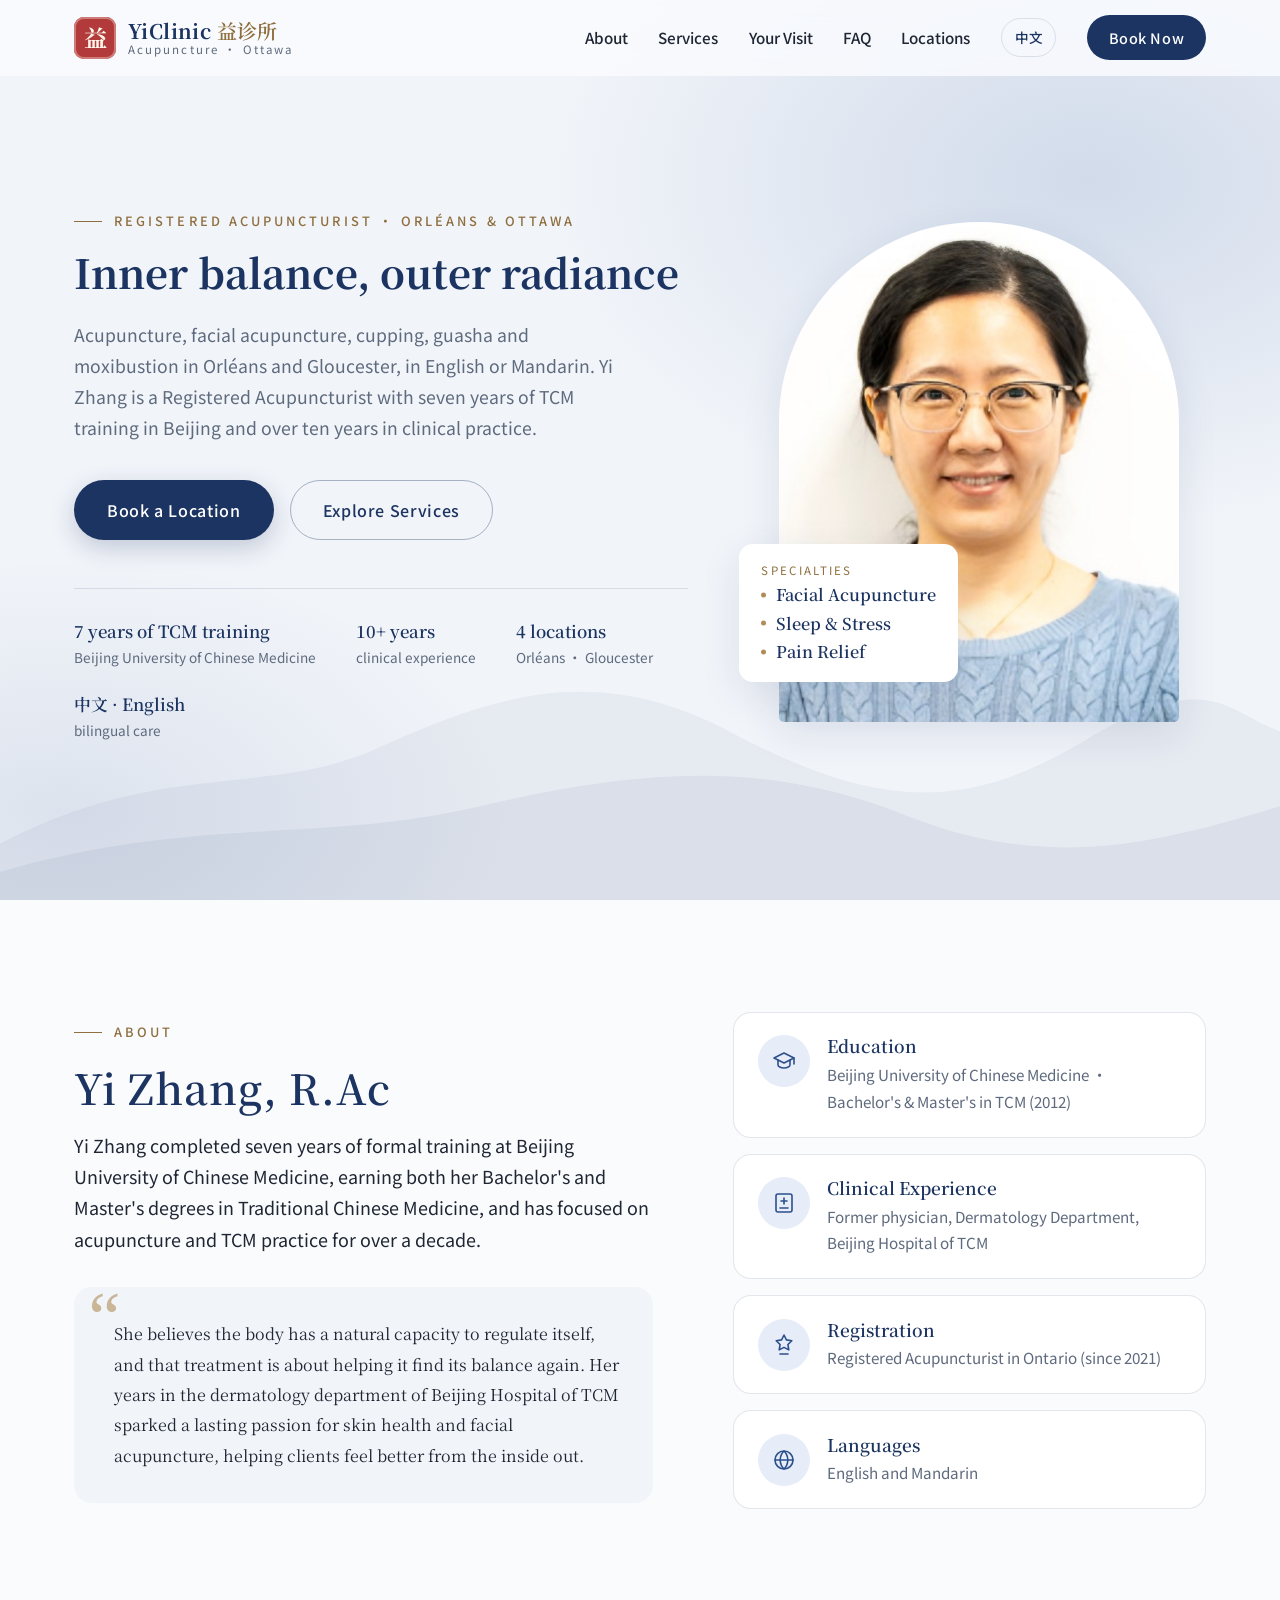
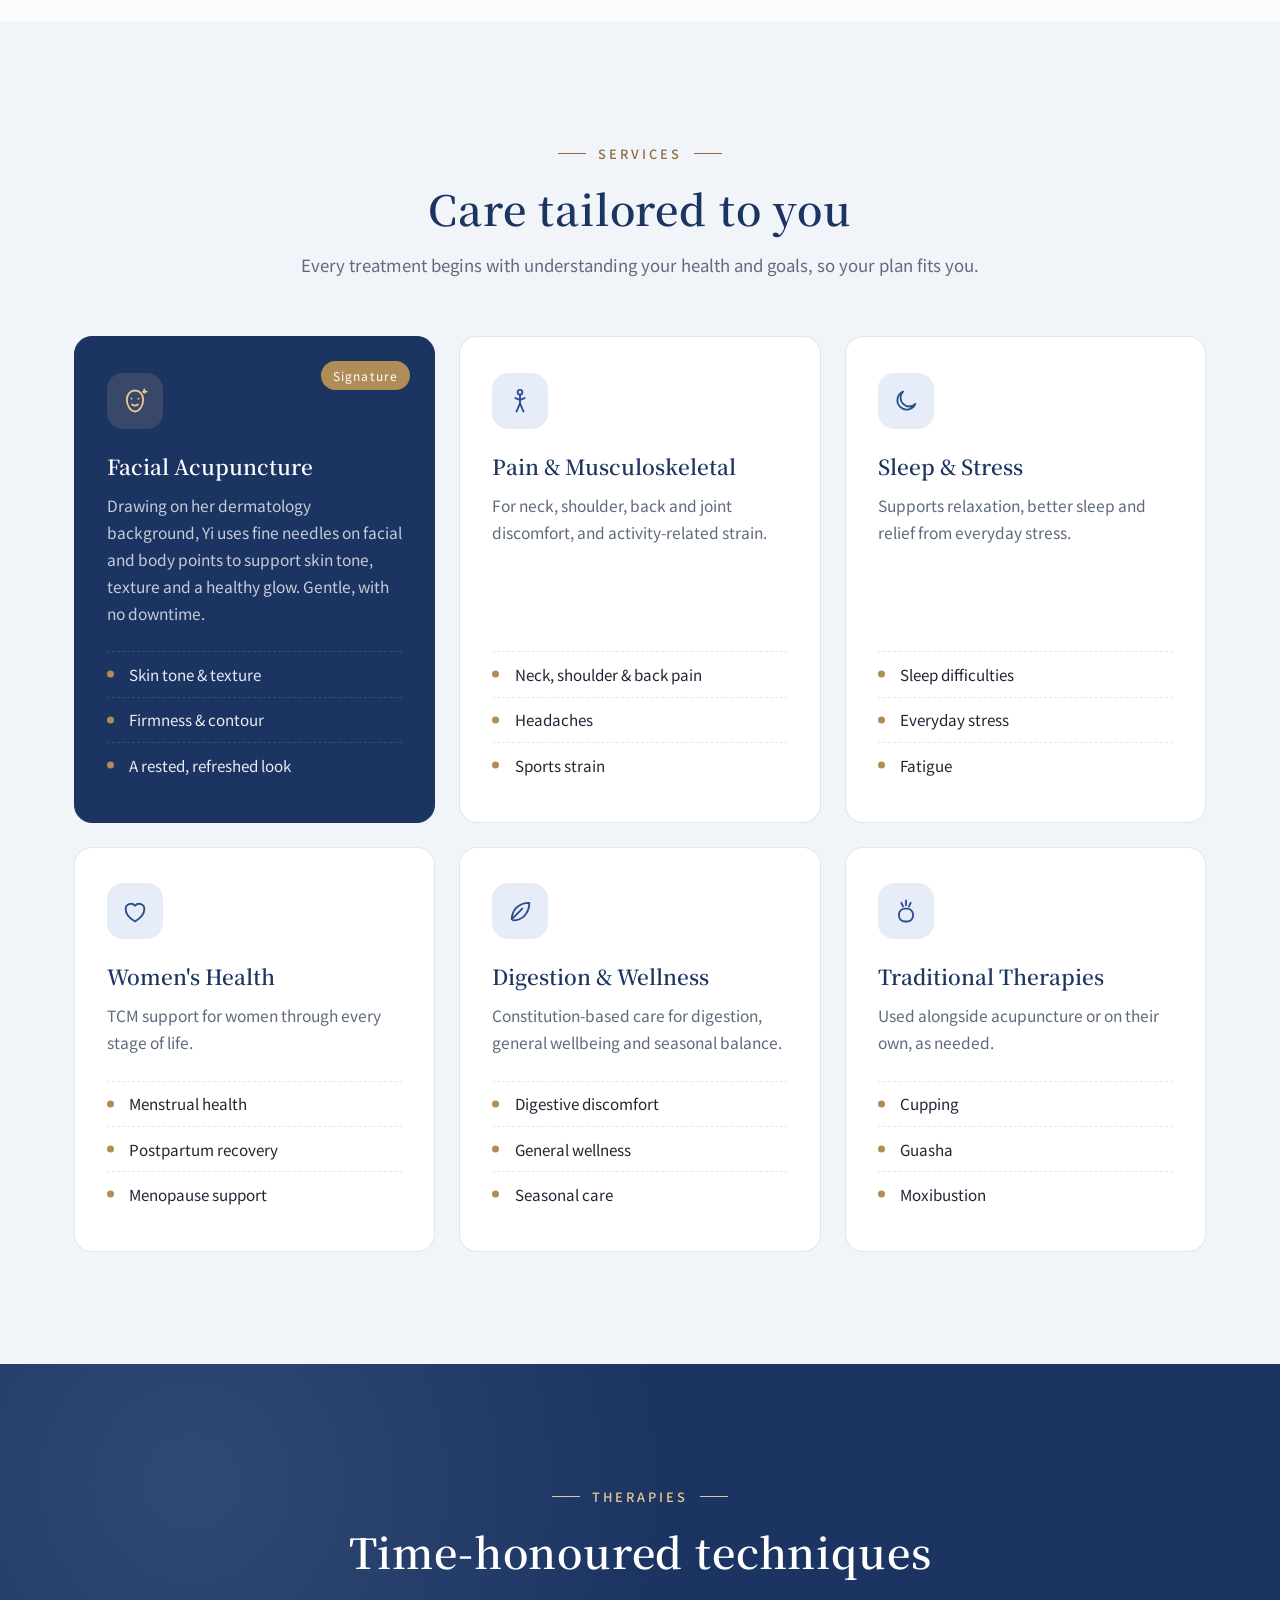
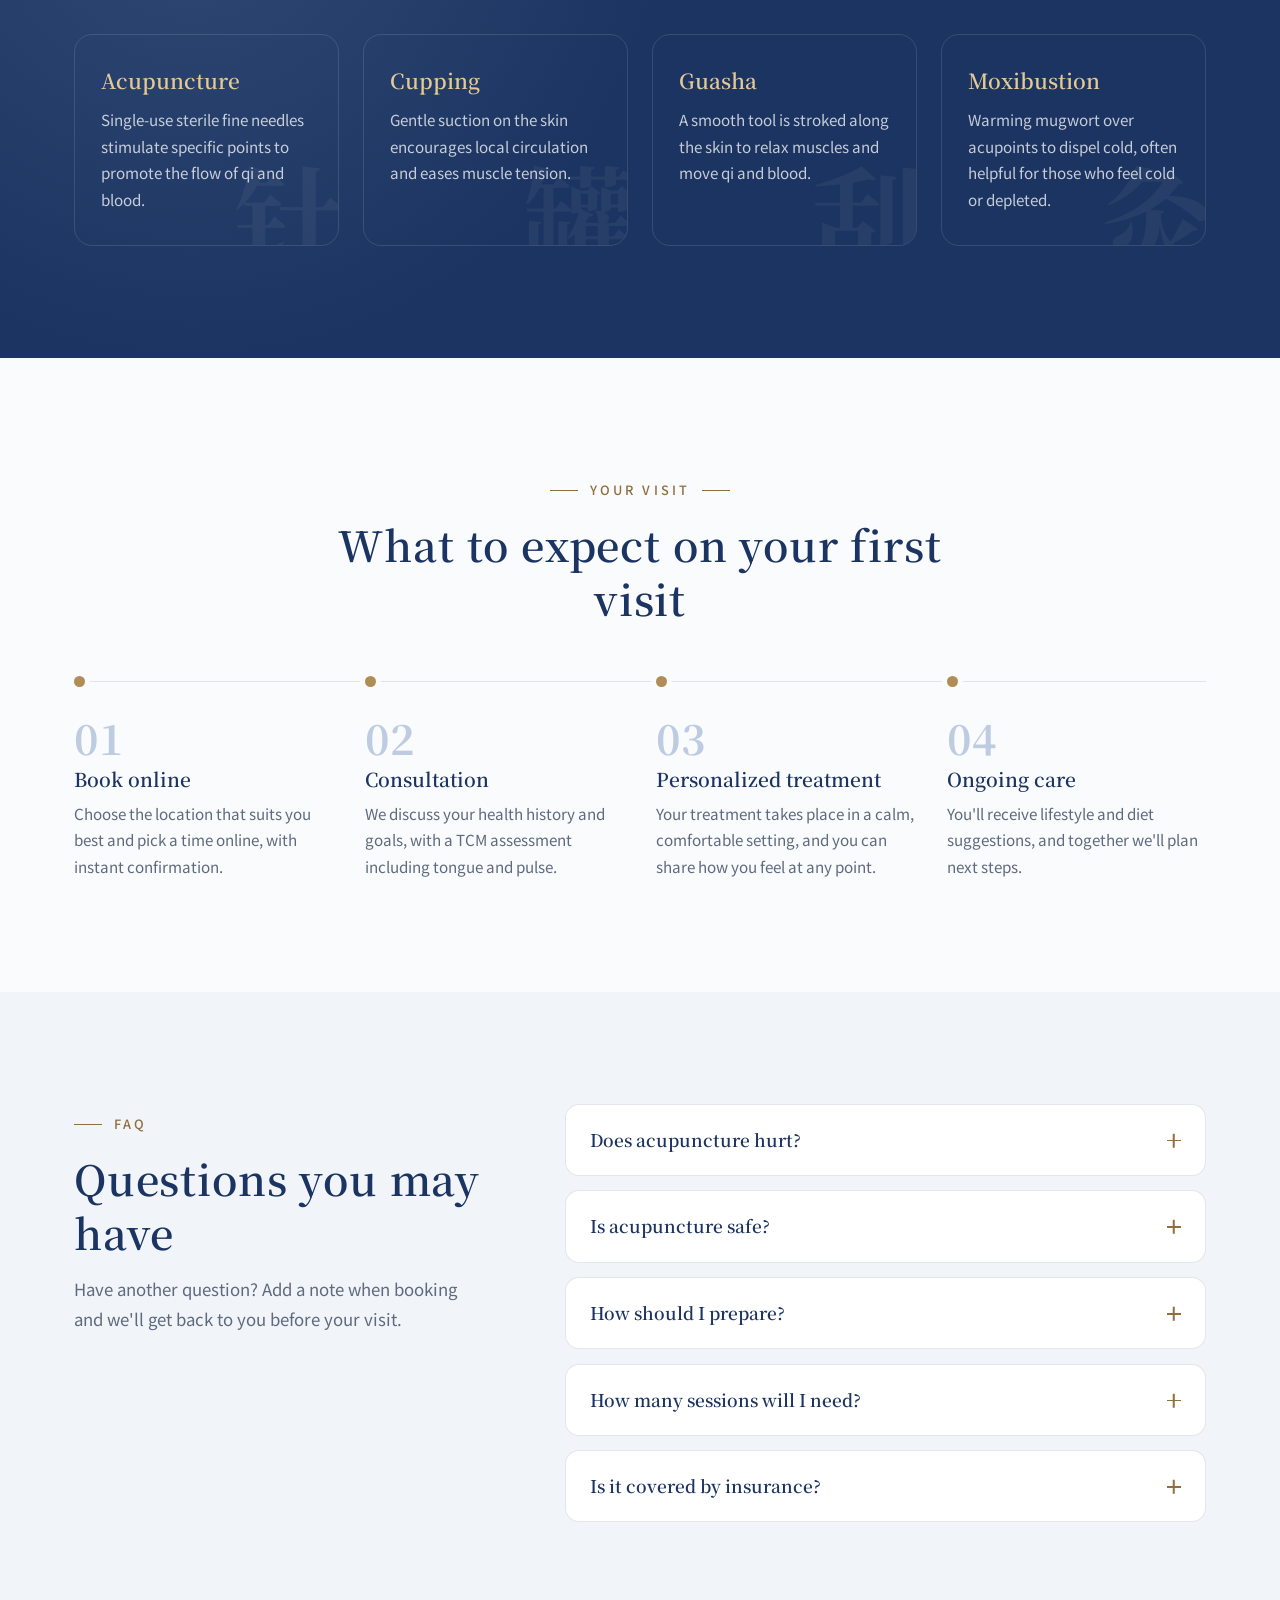
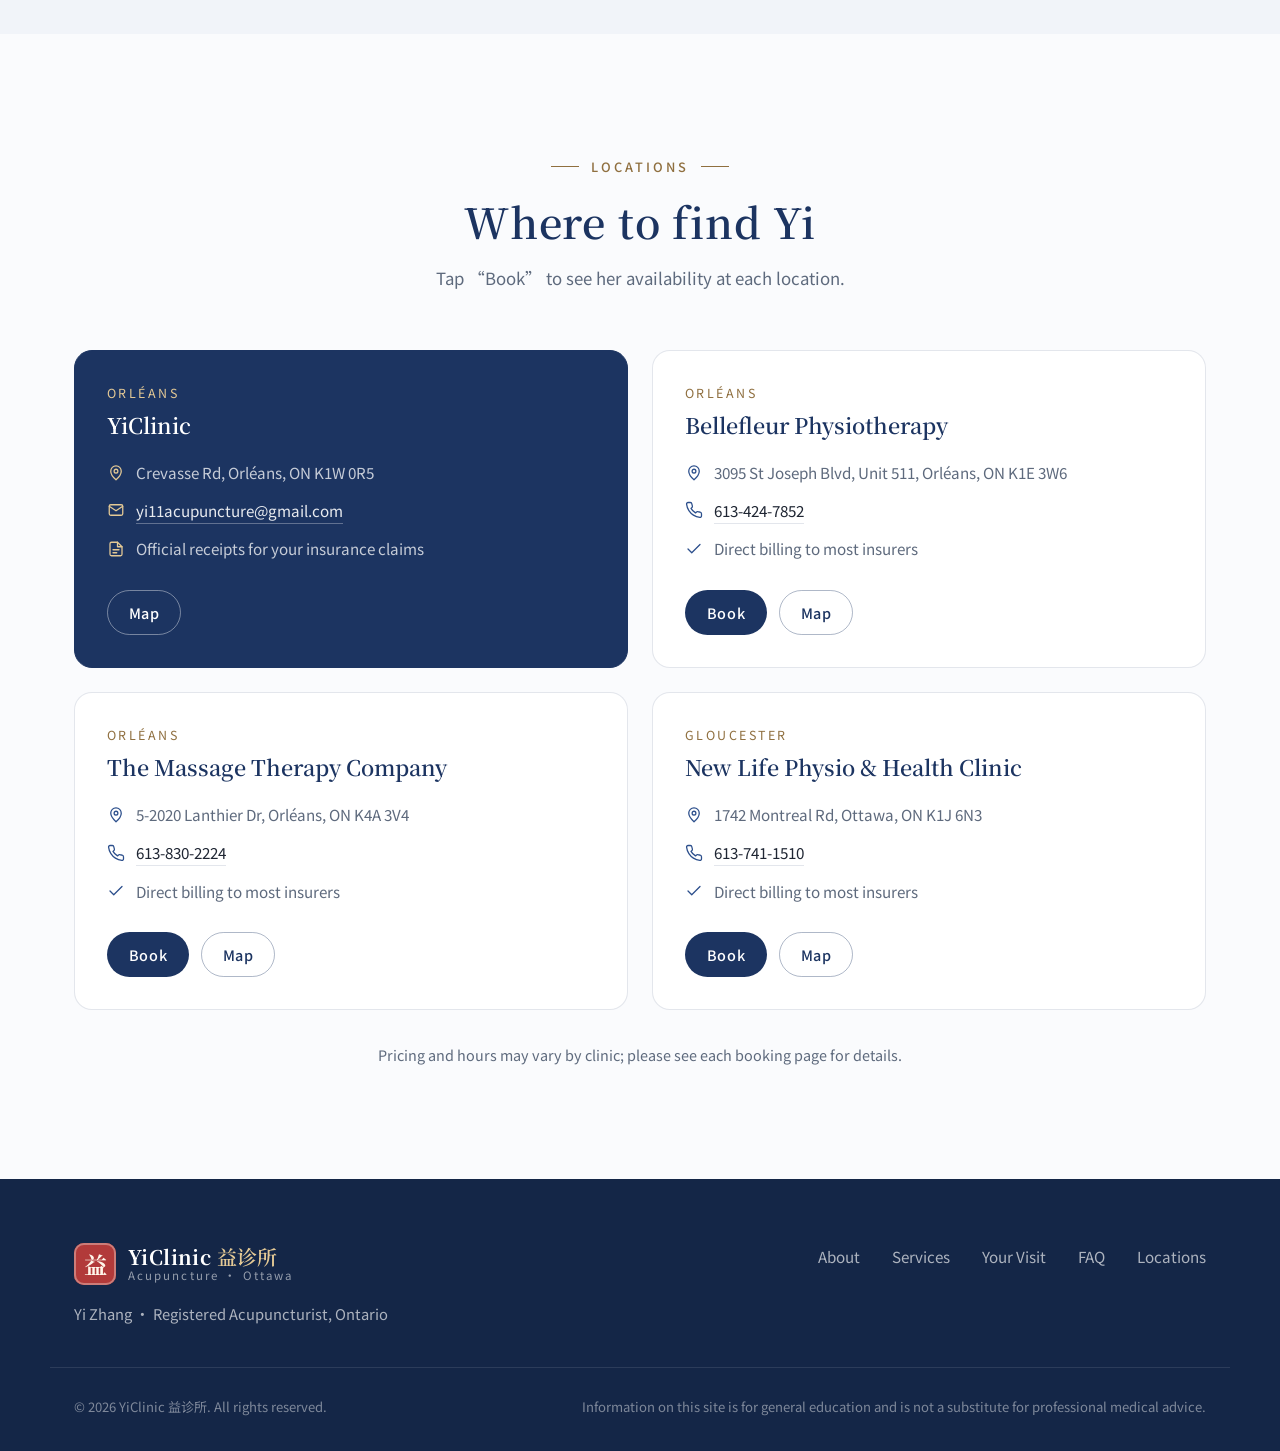
<file: index.html>
<!DOCTYPE html>
<html lang="en">
<head>
    <meta charset="UTF-8">
    <meta name="viewport" content="width=device-width, initial-scale=1.0">
    <title>Acupuncture in Orléans & Ottawa | YiClinic – Yi Zhang, R.Ac</title>
    <meta name="description" content="Registered Acupuncturist Yi Zhang (Master of TCM, Beijing University of Chinese Medicine) offers acupuncture, facial acupuncture, cupping, guasha and moxibustion in Orléans and Gloucester, Ottawa. Direct billing available at partner clinics. English and Mandarin.">
    <meta name="theme-color" content="#1c3461">
    <link rel="canonical" href="https://www.yiclinic.ca/">
    <link rel="alternate" hreflang="zh-Hans" href="https://www.yiclinic.ca/zh/">
    <link rel="alternate" hreflang="en" href="https://www.yiclinic.ca/">
    <link rel="alternate" hreflang="x-default" href="https://www.yiclinic.ca/">
    <link rel="icon" href="favicon.svg" type="image/svg+xml">

    <meta property="og:type" content="website">
    <meta property="og:site_name" content="YiClinic 益诊所">
    <meta property="og:title" content="Acupuncture in Orléans & Ottawa | YiClinic – Yi Zhang, R.Ac">
    <meta property="og:description" content="Acupuncture, facial acupuncture, cupping, guasha and moxibustion in Orléans and Ottawa. Registered Acupuncturist Yi Zhang. Direct billing at partner clinics.">
    <meta property="og:locale" content="en_CA">
    <meta property="og:url" content="https://www.yiclinic.ca/">
    <meta property="og:image" content="https://www.yiclinic.ca/profile.jpg">
    <meta name="twitter:card" content="summary">

    <link rel="preconnect" href="https://fonts.googleapis.com">
    <link rel="preconnect" href="https://fonts.gstatic.com" crossorigin>
    <link href="https://fonts.googleapis.com/css2?family=Noto+Sans+SC:wght@300;400;500;700&family=Noto+Serif+SC:wght@400;500;600;700&display=swap" rel="stylesheet">
    <link rel="stylesheet" href="styles.css?v=8">

    <script type="application/ld+json">
    {
        "@context": "https://schema.org",
        "@type": "MedicalBusiness",
        "email": "yi11acupuncture@gmail.com",
        "name": "YiClinic",
        "url": "https://www.yiclinic.ca/",
        "image": "https://www.yiclinic.ca/profile.jpg",
        "description": "Acupuncture and Traditional Chinese Medicine clinic in Ottawa, Ontario. Services in English and Mandarin.",
        "address": {
            "@type": "PostalAddress",
            "streetAddress": "Crevasse Rd",
            "addressLocality": "Orléans",
            "postalCode": "K1W 0R5",
            "addressRegion": "ON",
            "addressCountry": "CA"
        },
        "availableLanguage": ["English", "Chinese"],
        "medicalSpecialty": "Acupuncture",
        "employee": {
            "@type": "Person",
            "name": "Yi Zhang",
            "jobTitle": "Registered Acupuncturist",
            "alumniOf": "Beijing University of Chinese Medicine",
            "workLocation": [
                {
                    "@type": "MedicalClinic",
                    "name": "Bellefleur Physiotherapy - Orléans",
                    "telephone": "+1-613-424-7852",
                    "address": { "@type": "PostalAddress", "streetAddress": "3095 St Joseph Blvd, Unit 511", "addressLocality": "Orléans", "addressRegion": "ON", "postalCode": "K1E 3W6", "addressCountry": "CA" }
                },
                {
                    "@type": "MedicalClinic",
                    "name": "The Massage Therapy Company",
                    "telephone": "+1-613-830-2224",
                    "address": { "@type": "PostalAddress", "streetAddress": "5-2020 Lanthier Dr", "addressLocality": "Orléans", "addressRegion": "ON", "postalCode": "K4A 3V4", "addressCountry": "CA" }
                },
                {
                    "@type": "MedicalClinic",
                    "name": "New Life Physio & Health Clinic",
                    "telephone": "+1-613-741-1510",
                    "address": { "@type": "PostalAddress", "streetAddress": "1742 Montreal Rd", "addressLocality": "Ottawa", "addressRegion": "ON", "postalCode": "K1J 6N3", "addressCountry": "CA" }
                }
            ]
        }
    }
    </script>
</head>
<body>
    <a class="skip-link" href="#main">Skip to content</a>

    <header class="navbar" id="navbar">
        <div class="container nav-wrapper">
            <a href="#home" class="logo" aria-label="YiClinic 益诊所">
                <span class="logo-seal" aria-hidden="true">益</span>
                <span class="logo-text">
                    <span class="logo-name">YiClinic <span class="logo-cn">益诊所</span></span>
                    <span class="logo-subtitle">Acupuncture · Ottawa</span>
                </span>
            </a>

            <nav class="nav-menu" id="navMenu" aria-label="Main">
                <a href="#about" class="nav-link">About</a>
                <a href="#services" class="nav-link">Services</a>
                <a href="#visit" class="nav-link">Your Visit</a>
                <a href="#faq" class="nav-link">FAQ</a>
                <a href="#locations" class="nav-link">Locations</a>
                <a class="language-toggle" href="zh/" hreflang="zh-Hans" lang="zh-CN" data-lang-switch="zh" aria-label="中文">中文</a>
                <a href="#locations" class="btn btn-primary btn-sm nav-cta">Book Now</a>
            </nav>

            <button class="mobile-menu-toggle" id="mobileMenuToggle" type="button" aria-label="Menu" aria-controls="navMenu" aria-expanded="false">
                <span></span><span></span><span></span>
            </button>
        </div>
    </header>

    <main id="main">
        <!-- 首页 -->
        <section id="home" class="hero">
            <svg class="hero-mountains" viewBox="0 0 1440 320" preserveAspectRatio="none" aria-hidden="true">
                <path d="M0 260 C 180 170, 300 210, 420 160 S 660 60, 820 140 S 1080 230, 1220 150 S 1380 120, 1440 140 L1440 320 L0 320 Z" fill="currentColor" opacity="0.05"/>
                <path d="M0 290 C 220 230, 360 260, 540 220 S 860 170, 1020 230 S 1300 260, 1440 220 L1440 320 L0 320 Z" fill="currentColor" opacity="0.06"/>
            </svg>
            <div class="container hero-grid">
                <div class="hero-text">
                    <p class="eyebrow reveal">Registered Acupuncturist · Orléans &amp; Ottawa</p>
                    <h1 class="hero-title reveal">Inner balance, outer radiance</h1>
                    <p class="hero-lead reveal">Acupuncture, facial acupuncture, cupping, guasha and moxibustion in Orléans and Gloucester, in English or Mandarin. Yi Zhang is a Registered Acupuncturist with seven years of TCM training in Beijing and over ten years in clinical practice.</p>
                    <div class="hero-buttons reveal">
                        <a href="#locations" class="btn btn-primary">Book a Location</a>
                        <a href="#services" class="btn btn-ghost">Explore Services</a>
                    </div>
                    <ul class="hero-trust reveal">
                        <li>
                            <strong>7 years of TCM training</strong>
                            <span>Beijing University of Chinese Medicine</span>
                        </li>
                        <li>
                            <strong>10+ years</strong>
                            <span>clinical experience</span>
                        </li>
                        <li>
                            <strong>4 locations</strong>
                            <span>Orléans · Gloucester</span>
                        </li>
                        <li>
                            <strong>中文 · English</strong>
                            <span>bilingual care</span>
                        </li>
                    </ul>
                </div>
                <div class="hero-visual reveal">
                    <div class="hero-arch">
                        <img src="profile.jpg?v=2" alt="张怿 Yi Zhang, Registered Acupuncturist" width="415" height="430">
                    </div>
                    <div class="hero-badge">
                        <span class="hero-badge-label">Specialties</span>
                        <ul class="hero-badge-list">
                            <li>Facial Acupuncture</li>
                            <li>Sleep & Stress</li>
                            <li>Pain Relief</li>
                        </ul>
                    </div>
                </div>
            </div>
        </section>

        <!-- 关于医师 -->
        <section id="about" class="section about">
            <div class="container about-grid">
                <div class="about-intro reveal">
                    <p class="eyebrow">About</p>
                    <h2 class="section-title">Yi Zhang, R.Ac</h2>
                    <p class="lead">Yi Zhang completed seven years of formal training at Beijing University of Chinese Medicine, earning both her Bachelor's and Master's degrees in Traditional Chinese Medicine, and has focused on acupuncture and TCM practice for over a decade.</p>
                    <blockquote class="philosophy">
                        <p>She believes the body has a natural capacity to regulate itself, and that treatment is about helping it find its balance again. Her years in the dermatology department of Beijing Hospital of TCM sparked a lasting passion for skin health and facial acupuncture, helping clients feel better from the inside out.</p>
                    </blockquote>
                </div>

                <ul class="credentials">
                    <li class="credential reveal">
                        <span class="icon-circle" aria-hidden="true">
                            <svg viewBox="0 0 24 24"><path d="M2 9l10-5 10 5-10 5-10-5z"/><path d="M6 11v5c0 1.5 2.7 3 6 3s6-1.5 6-3v-5"/><path d="M22 9v6"/></svg>
                        </span>
                        <div>
                            <h3>Education</h3>
                            <p>Beijing University of Chinese Medicine · Bachelor's & Master's in TCM (2012)</p>
                        </div>
                    </li>
                    <li class="credential reveal">
                        <span class="icon-circle" aria-hidden="true">
                            <svg viewBox="0 0 24 24"><rect x="4" y="3" width="16" height="18" rx="2"/><path d="M12 7v6M9 10h6"/><path d="M8 17h8"/></svg>
                        </span>
                        <div>
                            <h3>Clinical Experience</h3>
                            <p>Former physician, Dermatology Department, Beijing Hospital of TCM</p>
                        </div>
                    </li>
                    <li class="credential reveal">
                        <span class="icon-circle" aria-hidden="true">
                            <svg viewBox="0 0 24 24"><path d="M12 2l2.4 4.9 5.4.8-3.9 3.8.9 5.4L12 14.4l-4.8 2.5.9-5.4-3.9-3.8 5.4-.8L12 2z"/><path d="M8 21h8"/></svg>
                        </span>
                        <div>
                            <h3>Registration</h3>
                            <p>Registered Acupuncturist in Ontario (since 2021)</p>
                        </div>
                    </li>
                    <li class="credential reveal">
                        <span class="icon-circle" aria-hidden="true">
                            <svg viewBox="0 0 24 24"><circle cx="12" cy="12" r="9"/><path d="M3 12h18"/><path d="M12 3c2.5 2.5 3.8 5.5 3.8 9s-1.3 6.5-3.8 9c-2.5-2.5-3.8-5.5-3.8-9S9.5 5.5 12 3z"/></svg>
                        </span>
                        <div>
                            <h3>Languages</h3>
                            <p>English and Mandarin</p>
                        </div>
                    </li>
                </ul>
            </div>
        </section>

        <!-- 服务项目 -->
        <section id="services" class="section services">
            <div class="container">
                <div class="section-header reveal">
                    <p class="eyebrow">Services</p>
                    <h2 class="section-title">Care tailored to you</h2>
                    <p class="section-description">Every treatment begins with understanding your health and goals, so your plan fits you.</p>
                </div>

                <div class="services-grid">
                    <article class="service-card service-card--featured reveal">
                        <span class="service-tag">Signature</span>
                        <span class="service-icon" aria-hidden="true">
                            <svg viewBox="0 0 24 24"><path d="M12 3c-4 0-7 3.2-7 8 0 5.5 3.5 10 7 10s7-4.5 7-10c0-4.8-3-8-7-8z"/><path d="M9 10h.01M15 10h.01"/><path d="M9.5 15c1.4 1 3.6 1 5 0"/><path d="M19 4l1 1M20 2v2M22 4h-2"/></svg>
                        </span>
                        <h3>Facial Acupuncture</h3>
                        <p>Drawing on her dermatology background, Yi uses fine needles on facial and body points to support skin tone, texture and a healthy glow. Gentle, with no downtime.</p>
                        <ul class="service-list">
                            <li>Skin tone & texture</li>
                            <li>Firmness & contour</li>
                            <li>A rested, refreshed look</li>
                        </ul>
                    </article>

                    <article class="service-card reveal">
                        <span class="service-icon" aria-hidden="true">
                            <svg viewBox="0 0 24 24"><circle cx="12" cy="4.5" r="2"/><path d="M12 7v7"/><path d="M8 9.5l4 1.5 4-1.5"/><path d="M9 21l3-7 3 7"/></svg>
                        </span>
                        <h3>Pain & Musculoskeletal</h3>
                        <p>For neck, shoulder, back and joint discomfort, and activity-related strain.</p>
                        <ul class="service-list">
                            <li>Neck, shoulder & back pain</li>
                            <li>Headaches</li>
                            <li>Sports strain</li>
                        </ul>
                    </article>

                    <article class="service-card reveal">
                        <span class="service-icon" aria-hidden="true">
                            <svg viewBox="0 0 24 24"><path d="M20 14.5A8 8 0 1 1 9.5 4a6.5 6.5 0 0 0 10.5 10.5z"/></svg>
                        </span>
                        <h3>Sleep & Stress</h3>
                        <p>Supports relaxation, better sleep and relief from everyday stress.</p>
                        <ul class="service-list">
                            <li>Sleep difficulties</li>
                            <li>Everyday stress</li>
                            <li>Fatigue</li>
                        </ul>
                    </article>

                    <article class="service-card reveal">
                        <span class="service-icon" aria-hidden="true">
                            <svg viewBox="0 0 24 24"><path d="M12 21c-5-3-8-6.5-8-10.5A4.5 4.5 0 0 1 12 7.5a4.5 4.5 0 0 1 8 3c0 4-3 7.5-8 10.5z"/></svg>
                        </span>
                        <h3>Women's Health</h3>
                        <p>TCM support for women through every stage of life.</p>
                        <ul class="service-list">
                            <li>Menstrual health</li>
                            <li>Postpartum recovery</li>
                            <li>Menopause support</li>
                        </ul>
                    </article>

                    <article class="service-card reveal">
                        <span class="service-icon" aria-hidden="true">
                            <svg viewBox="0 0 24 24"><path d="M5 19c0-8 6-14 15-14 0 9-6 15-14 15"/><path d="M5 19L14 10"/></svg>
                        </span>
                        <h3>Digestion & Wellness</h3>
                        <p>Constitution-based care for digestion, general wellbeing and seasonal balance.</p>
                        <ul class="service-list">
                            <li>Digestive discomfort</li>
                            <li>General wellness</li>
                            <li>Seasonal care</li>
                        </ul>
                    </article>

                    <article class="service-card reveal">
                        <span class="service-icon" aria-hidden="true">
                            <svg viewBox="0 0 24 24"><path d="M12 3v4"/><path d="M8 5l1.5 3M16 5l-1.5 3"/><rect x="6" y="10" width="12" height="11" rx="5"/></svg>
                        </span>
                        <h3>Traditional Therapies</h3>
                        <p>Used alongside acupuncture or on their own, as needed.</p>
                        <ul class="service-list">
                            <li>Cupping</li>
                            <li>Guasha</li>
                            <li>Moxibustion</li>
                        </ul>
                    </article>
                </div>
            </div>
        </section>

        <!-- 疗法介绍 -->
        <section class="section therapies">
            <div class="container">
                <div class="section-header reveal">
                    <p class="eyebrow eyebrow--light">Therapies</p>
                    <h2 class="section-title">Time-honoured techniques</h2>
                </div>
                <div class="therapies-grid">
                    <div class="therapy reveal">
                        <span class="therapy-char" aria-hidden="true">针</span>
                        <h3>Acupuncture</h3>
                        <p>Single-use sterile fine needles stimulate specific points to promote the flow of qi and blood.</p>
                    </div>
                    <div class="therapy reveal">
                        <span class="therapy-char" aria-hidden="true">罐</span>
                        <h3>Cupping</h3>
                        <p>Gentle suction on the skin encourages local circulation and eases muscle tension.</p>
                    </div>
                    <div class="therapy reveal">
                        <span class="therapy-char" aria-hidden="true">刮</span>
                        <h3>Guasha</h3>
                        <p>A smooth tool is stroked along the skin to relax muscles and move qi and blood.</p>
                    </div>
                    <div class="therapy reveal">
                        <span class="therapy-char" aria-hidden="true">灸</span>
                        <h3>Moxibustion</h3>
                        <p>Warming mugwort over acupoints to dispel cold, often helpful for those who feel cold or depleted.</p>
                    </div>
                </div>
            </div>
        </section>

        <!-- 就诊流程 -->
        <section id="visit" class="section visit">
            <div class="container">
                <div class="section-header reveal">
                    <p class="eyebrow">Your Visit</p>
                    <h2 class="section-title">What to expect on your first visit</h2>
                </div>
                <ol class="steps">
                    <li class="step reveal">
                        <span class="step-num">01</span>
                        <h3>Book online</h3>
                        <p>Choose the location that suits you best and pick a time online, with instant confirmation.</p>
                    </li>
                    <li class="step reveal">
                        <span class="step-num">02</span>
                        <h3>Consultation</h3>
                        <p>We discuss your health history and goals, with a TCM assessment including tongue and pulse.</p>
                    </li>
                    <li class="step reveal">
                        <span class="step-num">03</span>
                        <h3>Personalized treatment</h3>
                        <p>Your treatment takes place in a calm, comfortable setting, and you can share how you feel at any point.</p>
                    </li>
                    <li class="step reveal">
                        <span class="step-num">04</span>
                        <h3>Ongoing care</h3>
                        <p>You'll receive lifestyle and diet suggestions, and together we'll plan next steps.</p>
                    </li>
                </ol>
            </div>
        </section>

        <!-- 常见问题 -->
        <section id="faq" class="section faq">
            <div class="container faq-grid">
                <div class="faq-intro reveal">
                    <p class="eyebrow">FAQ</p>
                    <h2 class="section-title">Questions you may have</h2>
                    <p class="section-description">Have another question? Add a note when booking and we'll get back to you before your visit.</p>
                </div>
                <div class="faq-list">
                    <details class="faq-item reveal">
                        <summary>Does acupuncture hurt?</summary>
                        <p>Acupuncture needles are extremely fine, far thinner than injection needles. Most people feel only a slight sensation on insertion, sometimes followed by a dull ache, warmth or heaviness. Many clients relax enough to fall asleep.</p>
                    </details>
                    <details class="faq-item reveal">
                        <summary>Is acupuncture safe?</summary>
                        <p>All needles are single-use, sterile and disposed of after each treatment. Yi is a Registered Acupuncturist in Ontario and follows provincial practice and safety standards. Please let us know if you are pregnant, take blood thinners or have other health conditions.</p>
                    </details>
                    <details class="faq-item reveal">
                        <summary>How should I prepare?</summary>
                        <p>Wear loose, comfortable clothing and have a light meal beforehand; avoid coming hungry or overly full. For facial acupuncture, please come without makeup if possible.</p>
                    </details>
                    <details class="faq-item reveal">
                        <summary>How many sessions will I need?</summary>
                        <p>It depends on your condition, how long you've had it and how your body responds. After your first assessment, we'll discuss a frequency and plan that suits you.</p>
                    </details>
                    <details class="faq-item reveal">
                        <summary>Is it covered by insurance?</summary>
                        <p>Many extended health benefit plans cover services by a Registered Acupuncturist; please check your coverage with your insurer. At Bellefleur, The Massage Therapy Company and New Life, the clinic can bill most insurers directly. At the private studio, you'll receive an official receipt to submit yourself.</p>
                    </details>
                </div>
            </div>
        </section>

        <!-- 就诊地点 -->
        <section id="locations" class="section locations">
            <div class="container">
                <div class="section-header reveal">
                    <p class="eyebrow">Locations</p>
                    <h2 class="section-title">Where to find Yi</h2>
                    <p class="section-description">Tap “Book” to see her availability at each location.</p>
                </div>

                <div class="locations-grid">
                    <article class="location-card location-card--featured reveal">
                        <p class="location-area">Orléans</p>
                        <h3>YiClinic</h3>
                        <ul class="location-meta">
                            <li>
                                <svg viewBox="0 0 24 24" aria-hidden="true"><path d="M12 21s-7-6.2-7-11.5A7 7 0 0 1 19 9.5C19 14.8 12 21 12 21z"/><circle cx="12" cy="9.5" r="2.5"/></svg>
                                <span>Crevasse Rd, Orléans, ON K1W 0R5</span>
                            </li>
                            <li>
                                <svg viewBox="0 0 24 24" aria-hidden="true"><rect x="3" y="5" width="18" height="14" rx="2"/><path d="M3 7l9 6 9-6"/></svg>
                                <a href="mailto:yi11acupuncture@gmail.com">yi11acupuncture@gmail.com</a>
                            </li>
                            <li>
                                <svg viewBox="0 0 24 24" aria-hidden="true"><path d="M14 3H6a2 2 0 0 0-2 2v14a2 2 0 0 0 2 2h12a2 2 0 0 0 2-2V9z"/><path d="M14 3v6h6M8 13h8M8 17h5"/></svg>
                                <span>Official receipts for your insurance claims</span>
                            </li>
                        </ul>
                        <div class="location-actions">
                            <a href="https://www.google.com/maps/search/?api=1&amp;query=Crevasse+Rd+Orleans+ON+K1W+0R5" target="_blank" rel="noopener" class="btn btn-ghost btn-sm">Map</a>
                        </div>
                    </article>

                    <article class="location-card reveal">
                        <p class="location-area">Orléans</p>
                        <h3>Bellefleur Physiotherapy</h3>
                        <ul class="location-meta">
                            <li>
                                <svg viewBox="0 0 24 24" aria-hidden="true"><path d="M12 21s-7-6.2-7-11.5A7 7 0 0 1 19 9.5C19 14.8 12 21 12 21z"/><circle cx="12" cy="9.5" r="2.5"/></svg>
                                <span>3095 St Joseph Blvd, Unit 511, Orléans, ON K1E 3W6</span>
                            </li>
                            <li>
                                <svg viewBox="0 0 24 24" aria-hidden="true"><path d="M22 16.9v3a2 2 0 0 1-2.2 2 19.8 19.8 0 0 1-8.6-3.1 19.5 19.5 0 0 1-6-6A19.8 19.8 0 0 1 2.1 4.2 2 2 0 0 1 4.1 2h3a2 2 0 0 1 2 1.7c.1 1 .4 1.9.7 2.8a2 2 0 0 1-.5 2.1L8 9.9a16 16 0 0 0 6 6l1.3-1.3a2 2 0 0 1 2.1-.4c.9.3 1.8.6 2.8.7a2 2 0 0 1 1.7 2z"/></svg>
                                <a href="tel:+16134247852">613-424-7852</a>
                            </li>
                            <li>
                                <svg viewBox="0 0 24 24" aria-hidden="true"><path d="M20 6L9 17l-5-5"/></svg>
                                <span>Direct billing to most insurers</span>
                            </li>
                        </ul>
                        <div class="location-actions">
                            <a href="https://bellefleurphysio.janeapp.com/locations/orleans/book#/staff_member/19" target="_blank" rel="noopener" class="btn btn-primary btn-sm">Book</a>
                            <a href="https://www.google.com/maps/search/?api=1&amp;query=Bellefleur+Physiotherapy+3095+St+Joseph+Blvd+Orleans+ON" target="_blank" rel="noopener" class="btn btn-ghost btn-sm">Map</a>
                        </div>
                    </article>

                    <article class="location-card reveal">
                        <p class="location-area">Orléans</p>
                        <h3>The Massage Therapy Company</h3>
                        <ul class="location-meta">
                            <li>
                                <svg viewBox="0 0 24 24" aria-hidden="true"><path d="M12 21s-7-6.2-7-11.5A7 7 0 0 1 19 9.5C19 14.8 12 21 12 21z"/><circle cx="12" cy="9.5" r="2.5"/></svg>
                                <span>5-2020 Lanthier Dr, Orléans, ON K4A 3V4</span>
                            </li>
                            <li>
                                <svg viewBox="0 0 24 24" aria-hidden="true"><path d="M22 16.9v3a2 2 0 0 1-2.2 2 19.8 19.8 0 0 1-8.6-3.1 19.5 19.5 0 0 1-6-6A19.8 19.8 0 0 1 2.1 4.2 2 2 0 0 1 4.1 2h3a2 2 0 0 1 2 1.7c.1 1 .4 1.9.7 2.8a2 2 0 0 1-.5 2.1L8 9.9a16 16 0 0 0 6 6l1.3-1.3a2 2 0 0 1 2.1-.4c.9.3 1.8.6 2.8.7a2 2 0 0 1 1.7 2z"/></svg>
                                <a href="tel:+16138302224">613-830-2224</a>
                            </li>
                            <li>
                                <svg viewBox="0 0 24 24" aria-hidden="true"><path d="M20 6L9 17l-5-5"/></svg>
                                <span>Direct billing to most insurers</span>
                            </li>
                        </ul>
                        <div class="location-actions">
                            <a href="https://themassagetherapycompany.janeapp.com/#/staff_member/61" target="_blank" rel="noopener" class="btn btn-primary btn-sm">Book</a>
                            <a href="https://www.google.com/maps/search/?api=1&amp;query=The+Massage+Therapy+Company+2020+Lanthier+Dr+Orleans+ON" target="_blank" rel="noopener" class="btn btn-ghost btn-sm">Map</a>
                        </div>
                    </article>

                    <article class="location-card reveal">
                        <p class="location-area">Gloucester</p>
                        <h3>New Life Physio &amp; Health Clinic</h3>
                        <ul class="location-meta">
                            <li>
                                <svg viewBox="0 0 24 24" aria-hidden="true"><path d="M12 21s-7-6.2-7-11.5A7 7 0 0 1 19 9.5C19 14.8 12 21 12 21z"/><circle cx="12" cy="9.5" r="2.5"/></svg>
                                <span>1742 Montreal Rd, Ottawa, ON K1J 6N3</span>
                            </li>
                            <li>
                                <svg viewBox="0 0 24 24" aria-hidden="true"><path d="M22 16.9v3a2 2 0 0 1-2.2 2 19.8 19.8 0 0 1-8.6-3.1 19.5 19.5 0 0 1-6-6A19.8 19.8 0 0 1 2.1 4.2 2 2 0 0 1 4.1 2h3a2 2 0 0 1 2 1.7c.1 1 .4 1.9.7 2.8a2 2 0 0 1-.5 2.1L8 9.9a16 16 0 0 0 6 6l1.3-1.3a2 2 0 0 1 2.1-.4c.9.3 1.8.6 2.8.7a2 2 0 0 1 1.7 2z"/></svg>
                                <a href="tel:+16137411510">613-741-1510</a>
                            </li>
                            <li>
                                <svg viewBox="0 0 24 24" aria-hidden="true"><path d="M20 6L9 17l-5-5"/></svg>
                                <span>Direct billing to most insurers</span>
                            </li>
                        </ul>
                        <div class="location-actions">
                            <a href="https://newlifeptclinic.janeapp.com/#/staff_member/6" target="_blank" rel="noopener" class="btn btn-primary btn-sm">Book</a>
                            <a href="https://www.google.com/maps/search/?api=1&amp;query=New+Life+Physio+1742+Montreal+Rd+Ottawa+ON" target="_blank" rel="noopener" class="btn btn-ghost btn-sm">Map</a>
                        </div>
                    </article>
                </div>

                <p class="locations-note reveal">Pricing and hours may vary by clinic; please see each booking page for details.</p>
            </div>
        </section>
    </main>

    <footer class="footer">
        <div class="container footer-grid">
            <div class="footer-brand">
                <a href="#home" class="logo logo--light">
                    <span class="logo-seal" aria-hidden="true">益</span>
                    <span class="logo-text">
                        <span class="logo-name">YiClinic <span class="logo-cn">益诊所</span></span>
                        <span class="logo-subtitle">Acupuncture · Ottawa</span>
                    </span>
                </a>
                <p>Yi Zhang · Registered Acupuncturist, Ontario</p>
            </div>
            <nav class="footer-links" aria-label="Footer">
                <a href="#about">About</a>
                <a href="#services">Services</a>
                <a href="#visit">Your Visit</a>
                <a href="#faq">FAQ</a>
                <a href="#locations">Locations</a>
            </nav>
        </div>
        <div class="container footer-bottom">
            <p>&copy; <span id="year">2026</span> YiClinic 益诊所. All rights reserved.</p>
            <p class="footer-note">Information on this site is for general education and is not a substitute for professional medical advice.</p>
        </div>
    </footer>

    <a href="#locations" class="mobile-book">Book Now</a>

    <script src="script.js?v=5"></script>
</body>
</html>
</file>
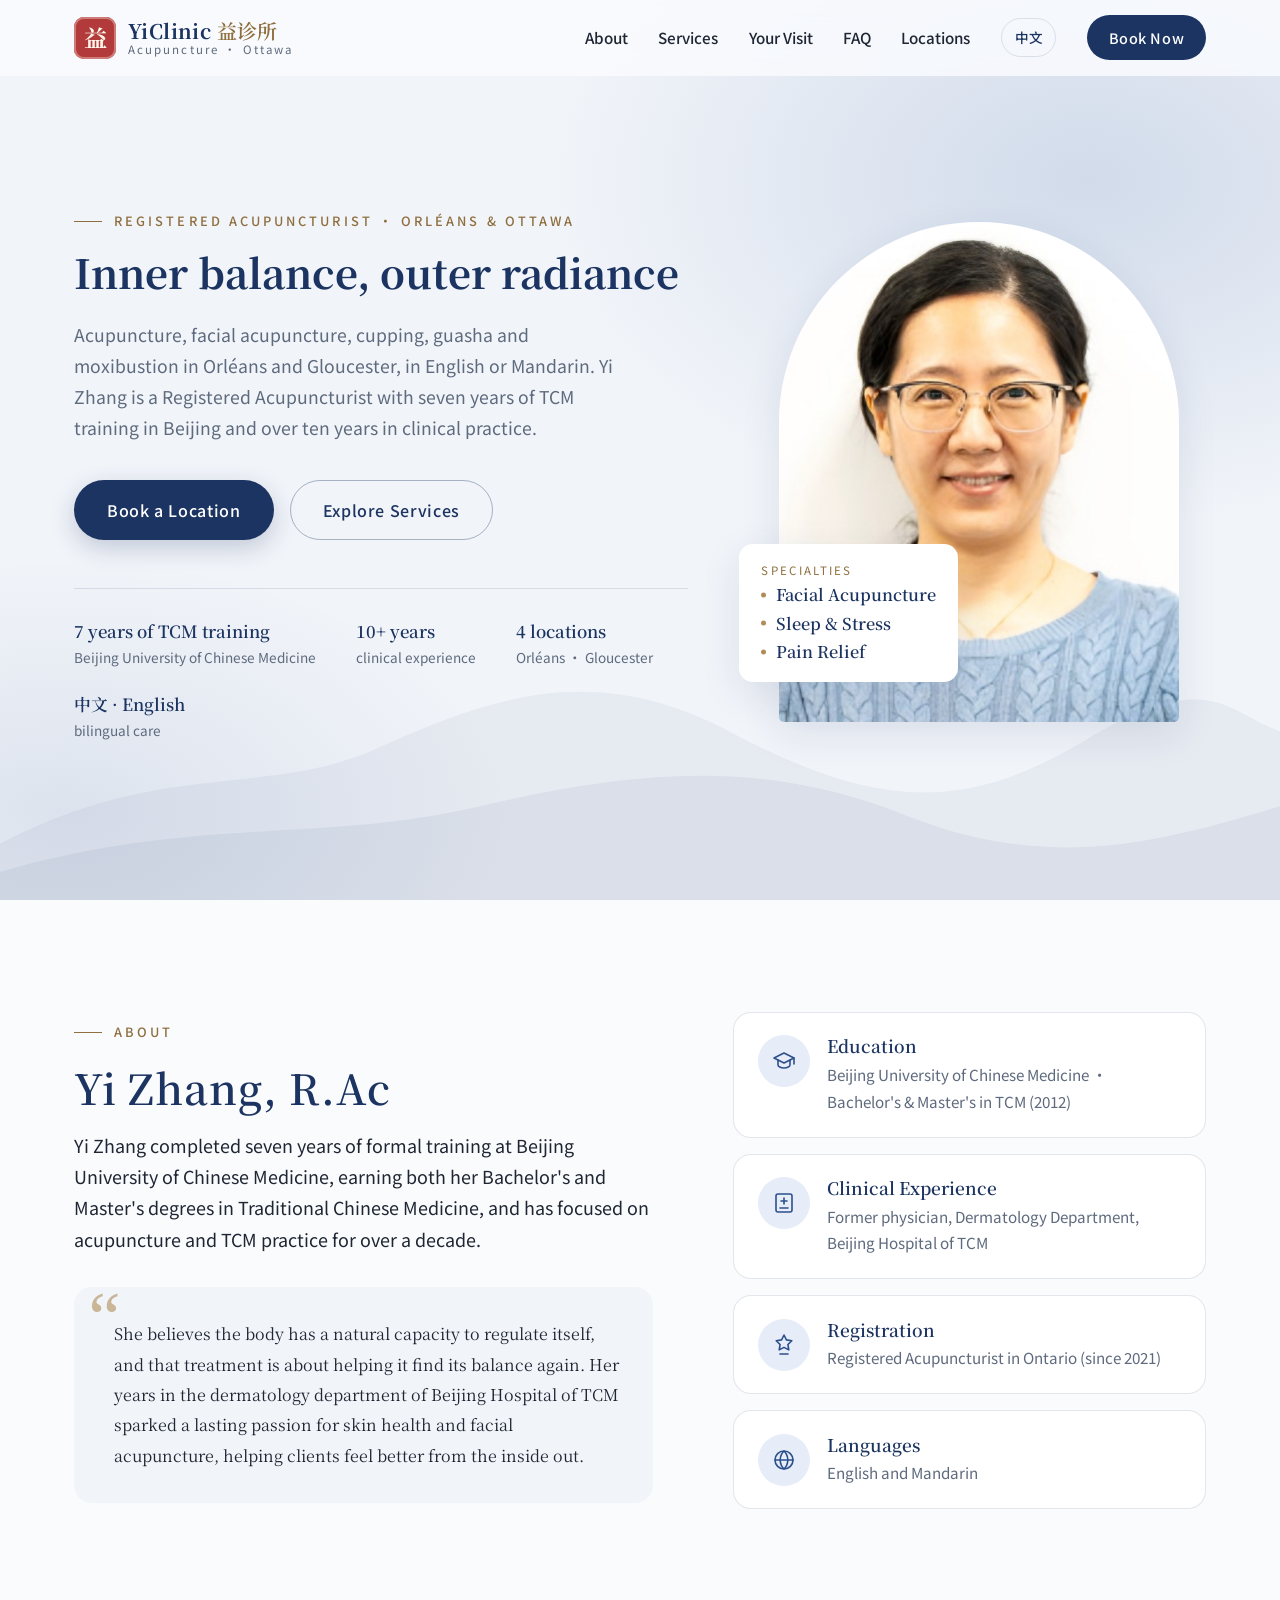
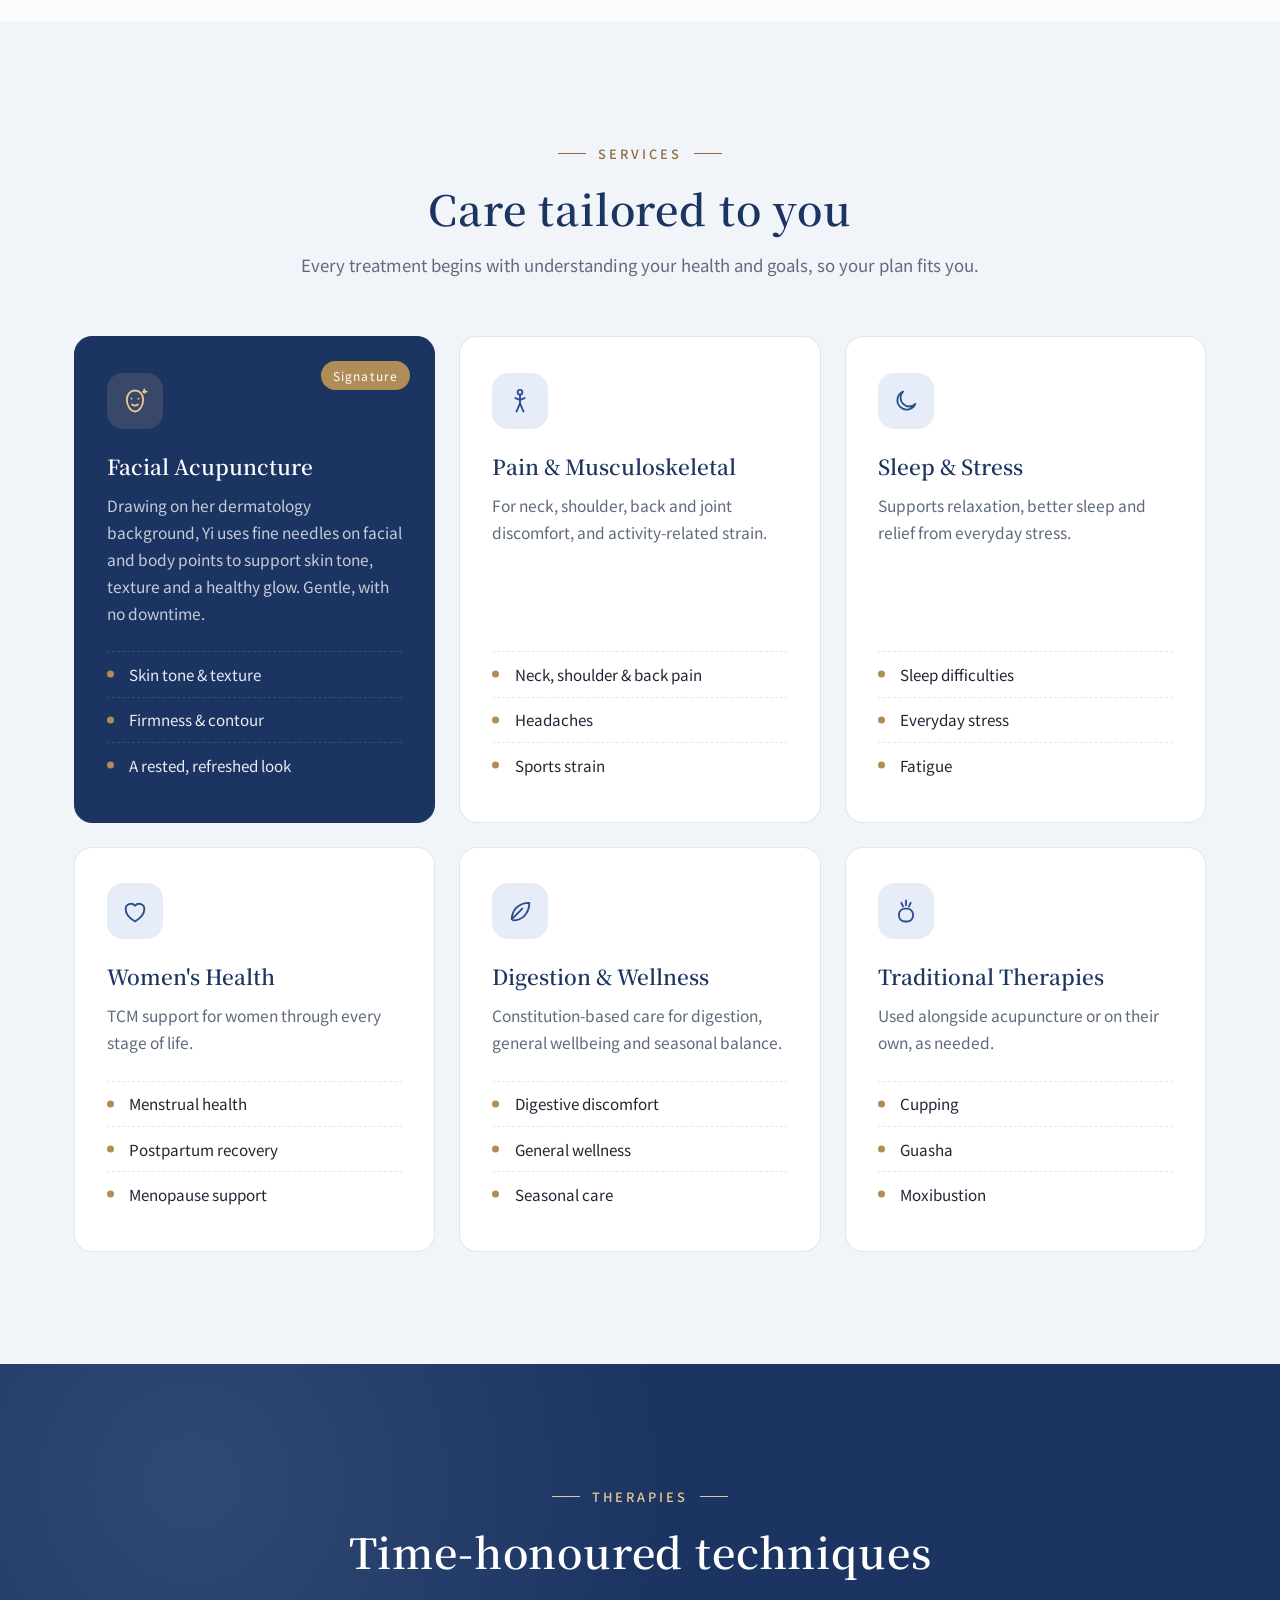
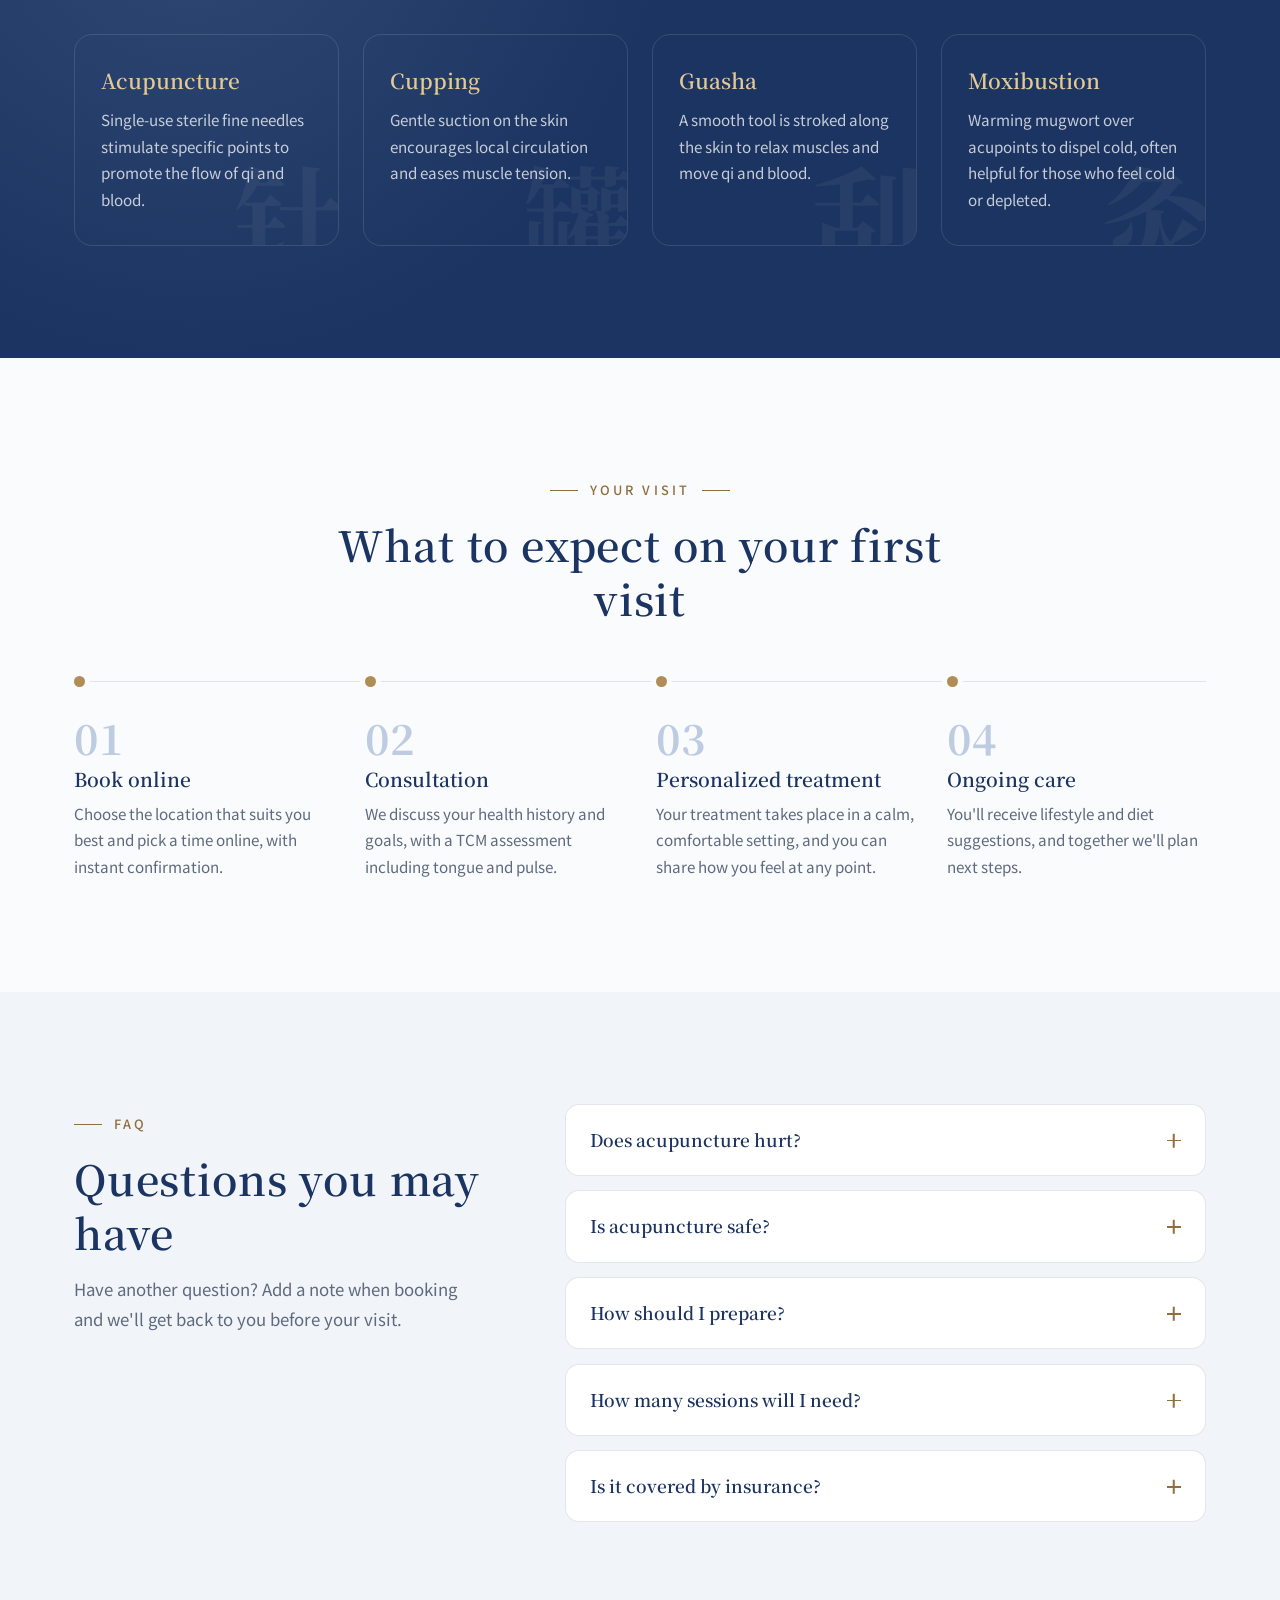
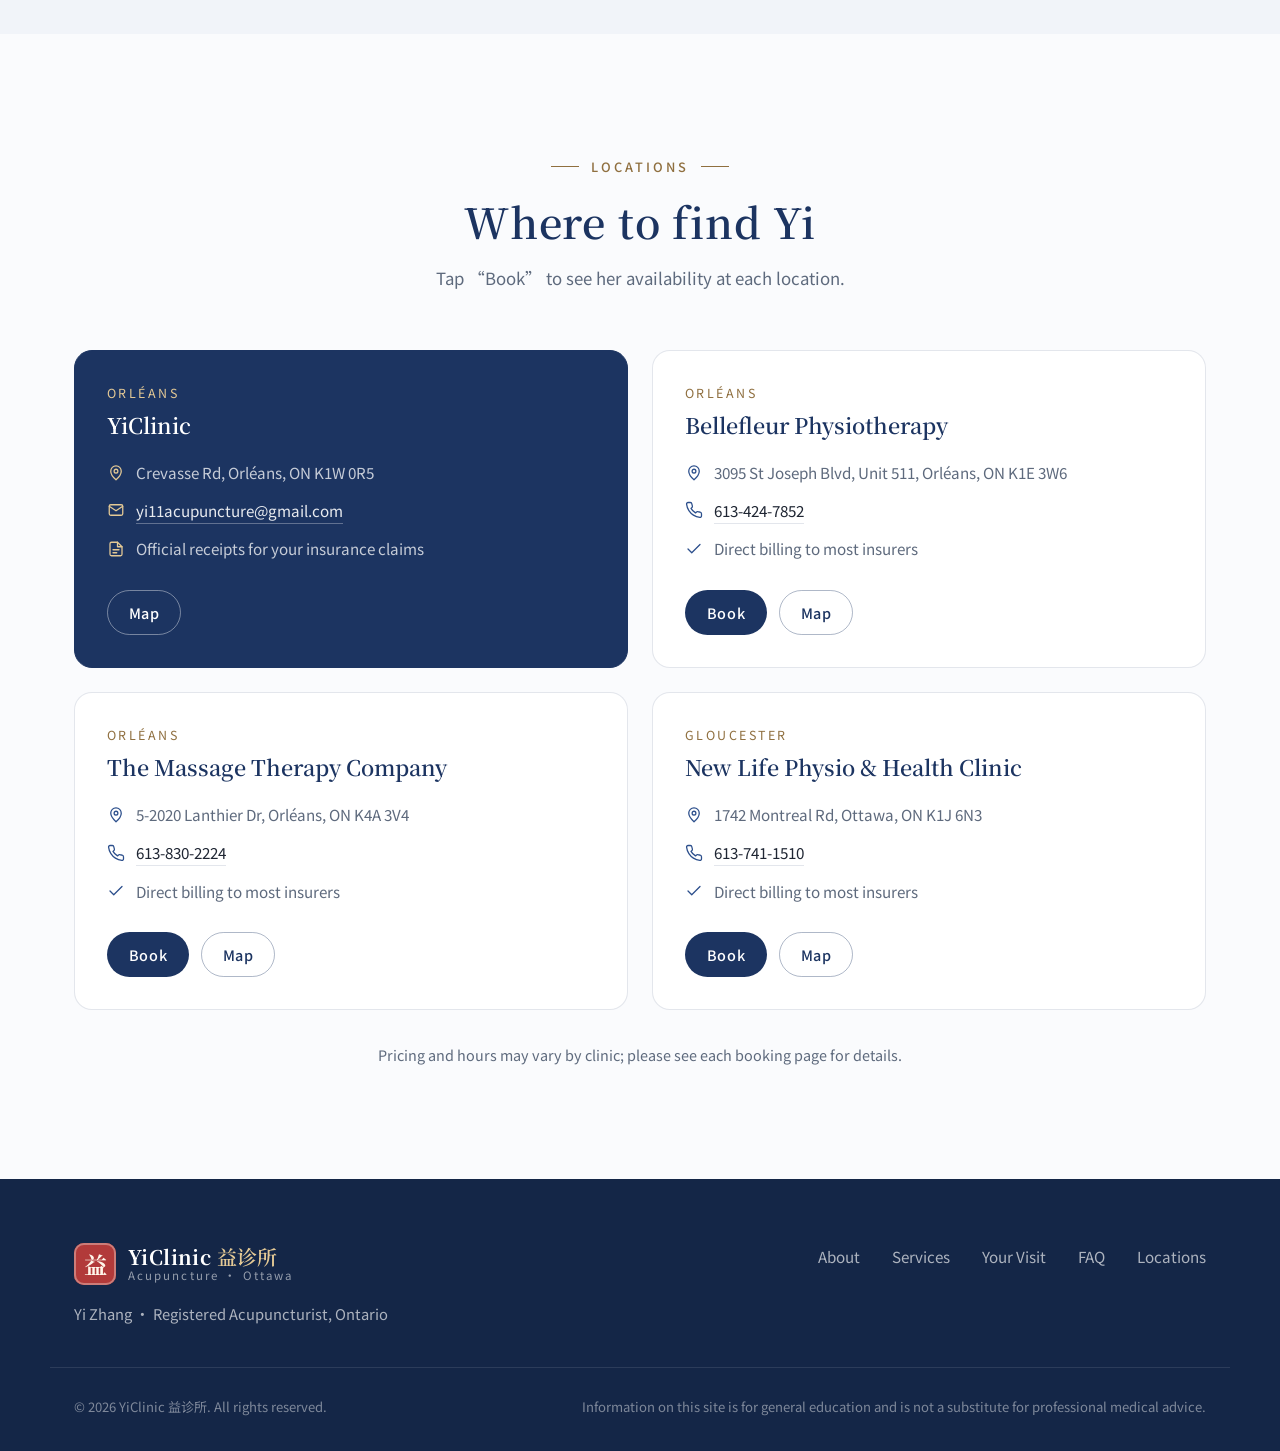
<file: zh/index.html>
<!DOCTYPE html>
<html lang="zh-CN">
<head>
    <meta charset="UTF-8">
    <meta name="viewport" content="width=device-width, initial-scale=1.0">
    <title>YiClinic 益诊所 - 渥太华中医针灸 | 注册针灸师张怿</title>
    <meta name="description" content="YiClinic 益诊所，渥太华中医针灸。张怿，北京中医药大学中医学硕士，安大略省注册针灸师，在 Orléans 与 Gloucester 提供针灸、面部美容针灸、拔罐、刮痧、艾灸，中英文服务，多处可直接报销保险。">
    <meta name="theme-color" content="#1c3461">
    <link rel="canonical" href="https://www.yiclinic.ca/zh/">
    <link rel="alternate" hreflang="zh-Hans" href="https://www.yiclinic.ca/zh/">
    <link rel="alternate" hreflang="en" href="https://www.yiclinic.ca/">
    <link rel="alternate" hreflang="x-default" href="https://www.yiclinic.ca/">
    <link rel="icon" href="../favicon.svg" type="image/svg+xml">

    <meta property="og:type" content="website">
    <meta property="og:site_name" content="YiClinic 益诊所">
    <meta property="og:title" content="YiClinic 益诊所 - 渥太华中医针灸 | 注册针灸师张怿">
    <meta property="og:description" content="安大略省注册针灸师张怿 · 针灸、面部美容针灸、拔罐、刮痧、艾灸 · Orléans 与 Gloucester · 中英文服务">
    <meta property="og:locale" content="zh_CN">
    <meta property="og:url" content="https://www.yiclinic.ca/zh/">
    <meta property="og:image" content="https://www.yiclinic.ca/profile.jpg">
    <meta name="twitter:card" content="summary">

    <link rel="preconnect" href="https://fonts.googleapis.com">
    <link rel="preconnect" href="https://fonts.gstatic.com" crossorigin>
    <link href="https://fonts.googleapis.com/css2?family=Noto+Sans+SC:wght@300;400;500;700&family=Noto+Serif+SC:wght@400;500;600;700&display=swap" rel="stylesheet">
    <link rel="stylesheet" href="../styles.css?v=8">

    <script type="application/ld+json">
    {
        "@context": "https://schema.org",
        "@type": "MedicalBusiness",
        "email": "yi11acupuncture@gmail.com",
        "name": "YiClinic 益诊所",
        "url": "https://www.yiclinic.ca/zh/",
        "image": "https://www.yiclinic.ca/profile.jpg",
        "description": "Acupuncture and Traditional Chinese Medicine clinic in Ottawa, Ontario. Services in English and Mandarin.",
        "address": {
            "@type": "PostalAddress",
            "streetAddress": "Crevasse Rd",
            "addressLocality": "Orléans",
            "postalCode": "K1W 0R5",
            "addressRegion": "ON",
            "addressCountry": "CA"
        },
        "availableLanguage": ["English", "Chinese"],
        "medicalSpecialty": "Acupuncture",
        "employee": {
            "@type": "Person",
            "name": "Yi Zhang",
            "jobTitle": "Registered Acupuncturist",
            "alumniOf": "Beijing University of Chinese Medicine",
            "workLocation": [
                {
                    "@type": "MedicalClinic",
                    "name": "Bellefleur Physiotherapy - Orléans",
                    "telephone": "+1-613-424-7852",
                    "address": { "@type": "PostalAddress", "streetAddress": "3095 St Joseph Blvd, Unit 511", "addressLocality": "Orléans", "addressRegion": "ON", "postalCode": "K1E 3W6", "addressCountry": "CA" }
                },
                {
                    "@type": "MedicalClinic",
                    "name": "The Massage Therapy Company",
                    "telephone": "+1-613-830-2224",
                    "address": { "@type": "PostalAddress", "streetAddress": "5-2020 Lanthier Dr", "addressLocality": "Orléans", "addressRegion": "ON", "postalCode": "K4A 3V4", "addressCountry": "CA" }
                },
                {
                    "@type": "MedicalClinic",
                    "name": "New Life Physio & Health Clinic",
                    "telephone": "+1-613-741-1510",
                    "address": { "@type": "PostalAddress", "streetAddress": "1742 Montreal Rd", "addressLocality": "Ottawa", "addressRegion": "ON", "postalCode": "K1J 6N3", "addressCountry": "CA" }
                }
            ]
        }
    }
    </script>
</head>
<body>
    <a class="skip-link" href="#main">跳到主要内容</a>

    <header class="navbar" id="navbar">
        <div class="container nav-wrapper">
            <a href="#home" class="logo" aria-label="YiClinic 益诊所">
                <span class="logo-seal" aria-hidden="true">益</span>
                <span class="logo-text">
                    <span class="logo-name">YiClinic <span class="logo-cn">益诊所</span></span>
                    <span class="logo-subtitle">渥太华中医针灸</span>
                </span>
            </a>

            <nav class="nav-menu" id="navMenu" aria-label="Main">
                <a href="#about" class="nav-link">关于医师</a>
                <a href="#services" class="nav-link">服务项目</a>
                <a href="#visit" class="nav-link">就诊流程</a>
                <a href="#faq" class="nav-link">常见问题</a>
                <a href="#locations" class="nav-link">就诊地点</a>
                <a class="language-toggle" href="../" hreflang="en" lang="en" data-lang-switch="en" aria-label="English">EN</a>
                <a href="#locations" class="btn btn-primary btn-sm nav-cta">在线预约</a>
            </nav>

            <button class="mobile-menu-toggle" id="mobileMenuToggle" type="button" aria-label="Menu" aria-controls="navMenu" aria-expanded="false">
                <span></span><span></span><span></span>
            </button>
        </div>
    </header>

    <main id="main">
        <!-- 首页 -->
        <section id="home" class="hero">
            <svg class="hero-mountains" viewBox="0 0 1440 320" preserveAspectRatio="none" aria-hidden="true">
                <path d="M0 260 C 180 170, 300 210, 420 160 S 660 60, 820 140 S 1080 230, 1220 150 S 1380 120, 1440 140 L1440 320 L0 320 Z" fill="currentColor" opacity="0.05"/>
                <path d="M0 290 C 220 230, 360 260, 540 220 S 860 170, 1020 230 S 1300 260, 1440 220 L1440 320 L0 320 Z" fill="currentColor" opacity="0.06"/>
            </svg>
            <div class="container hero-grid">
                <div class="hero-text">
                    <p class="eyebrow reveal">安大略省注册针灸师 · 渥太华</p>
                    <h1 class="hero-title reveal">调和身心，自然焕采</h1>
                    <p class="hero-lead reveal">张怿，北京中医药大学中医学硕士，十余年针灸临床经验。在渥太华 Orléans 与 Gloucester 多个地点出诊，提供针灸、面部美容针灸、拔罐、刮痧与艾灸，中英文服务。</p>
                    <div class="hero-buttons reveal">
                        <a href="#locations" class="btn btn-primary">选择地点预约</a>
                        <a href="#services" class="btn btn-ghost">查看服务项目</a>
                    </div>
                    <ul class="hero-trust reveal">
                        <li>
                            <strong>北京中医药大学</strong>
                            <span>中医学学士 · 硕士</span>
                        </li>
                        <li>
                            <strong>10+ 年</strong>
                            <span>针灸临床经验</span>
                        </li>
                        <li>
                            <strong>4 个地点</strong>
                            <span>Orléans · Gloucester</span>
                        </li>
                        <li>
                            <strong>中文 · English</strong>
                            <span>双语服务</span>
                        </li>
                    </ul>
                </div>
                <div class="hero-visual reveal">
                    <div class="hero-arch">
                        <img src="../profile.jpg?v=2" alt="张怿 Yi Zhang, Registered Acupuncturist" width="415" height="430">
                    </div>
                    <div class="hero-badge">
                        <span class="hero-badge-label">特色项目</span>
                        <ul class="hero-badge-list">
                            <li>面部美容</li>
                            <li>睡眠情绪</li>
                            <li>疼痛调理</li>
                        </ul>
                    </div>
                </div>
            </div>
        </section>

        <!-- 关于医师 -->
        <section id="about" class="section about">
            <div class="container about-grid">
                <div class="about-intro reveal">
                    <p class="eyebrow">关于医师</p>
                    <h2 class="section-title">张怿 · 注册针灸师</h2>
                    <p class="lead">张怿毕业于北京中医药大学，接受七年系统中医学教育，获中医学学士及硕士学位，此后专注针灸与中医临床十余年。</p>
                    <blockquote class="philosophy">
                        <p>她相信身体本身具有自我调节的能力。治疗的目的，是帮助身体重新找回平衡。曾在北京中医医院皮肤科工作的经历，让她对皮肤调理与面部美容针灸一直怀有热情，希望帮助每一位来访者由内而外地改善状态。</p>
                    </blockquote>
                </div>

                <ul class="credentials">
                    <li class="credential reveal">
                        <span class="icon-circle" aria-hidden="true">
                            <svg viewBox="0 0 24 24"><path d="M2 9l10-5 10 5-10 5-10-5z"/><path d="M6 11v5c0 1.5 2.7 3 6 3s6-1.5 6-3v-5"/><path d="M22 9v6"/></svg>
                        </span>
                        <div>
                            <h3>教育背景</h3>
                            <p>北京中医药大学 · 中医学学士、硕士（2012）</p>
                        </div>
                    </li>
                    <li class="credential reveal">
                        <span class="icon-circle" aria-hidden="true">
                            <svg viewBox="0 0 24 24"><rect x="4" y="3" width="16" height="18" rx="2"/><path d="M12 7v6M9 10h6"/><path d="M8 17h8"/></svg>
                        </span>
                        <div>
                            <h3>临床经历</h3>
                            <p>曾任北京中医医院皮肤科医师</p>
                        </div>
                    </li>
                    <li class="credential reveal">
                        <span class="icon-circle" aria-hidden="true">
                            <svg viewBox="0 0 24 24"><path d="M12 2l2.4 4.9 5.4.8-3.9 3.8.9 5.4L12 14.4l-4.8 2.5.9-5.4-3.9-3.8 5.4-.8L12 2z"/><path d="M8 21h8"/></svg>
                        </span>
                        <div>
                            <h3>执业资格</h3>
                            <p>安大略省注册针灸师（2021 年至今）</p>
                        </div>
                    </li>
                    <li class="credential reveal">
                        <span class="icon-circle" aria-hidden="true">
                            <svg viewBox="0 0 24 24"><circle cx="12" cy="12" r="9"/><path d="M3 12h18"/><path d="M12 3c2.5 2.5 3.8 5.5 3.8 9s-1.3 6.5-3.8 9c-2.5-2.5-3.8-5.5-3.8-9S9.5 5.5 12 3z"/></svg>
                        </span>
                        <div>
                            <h3>语言</h3>
                            <p>中文（普通话）、英文</p>
                        </div>
                    </li>
                </ul>
            </div>
        </section>

        <!-- 服务项目 -->
        <section id="services" class="section services">
            <div class="container">
                <div class="section-header reveal">
                    <p class="eyebrow">服务项目</p>
                    <h2 class="section-title">因人而异的中医调理</h2>
                    <p class="section-description">每次治疗前都会详细了解您的情况，再制定适合您的针灸与中医方案。</p>
                </div>

                <div class="services-grid">
                    <article class="service-card service-card--featured reveal">
                        <span class="service-tag">特色项目</span>
                        <span class="service-icon" aria-hidden="true">
                            <svg viewBox="0 0 24 24"><path d="M12 3c-4 0-7 3.2-7 8 0 5.5 3.5 10 7 10s7-4.5 7-10c0-4.8-3-8-7-8z"/><path d="M9 10h.01M15 10h.01"/><path d="M9.5 15c1.4 1 3.6 1 5 0"/><path d="M19 4l1 1M20 2v2M22 4h-2"/></svg>
                        </span>
                        <h3>面部美容针灸</h3>
                        <p>结合皮肤科临床背景，以细针作用于面部及全身穴位，帮助改善气色与肌肤状态。温和、无需恢复期。</p>
                        <ul class="service-list">
                            <li>改善气色与肤质</li>
                            <li>面部紧致与轮廓</li>
                            <li>放松舒缓，容光焕发</li>
                        </ul>
                    </article>

                    <article class="service-card reveal">
                        <span class="service-icon" aria-hidden="true">
                            <svg viewBox="0 0 24 24"><circle cx="12" cy="4.5" r="2"/><path d="M12 7v7"/><path d="M8 9.5l4 1.5 4-1.5"/><path d="M9 21l3-7 3 7"/></svg>
                        </span>
                        <h3>疼痛与肌肉骨骼</h3>
                        <p>针对颈肩腰背、关节及运动相关的不适，舒缓紧张、促进活动。</p>
                        <ul class="service-list">
                            <li>颈肩腰背痛</li>
                            <li>头痛</li>
                            <li>运动劳损</li>
                        </ul>
                    </article>

                    <article class="service-card reveal">
                        <span class="service-icon" aria-hidden="true">
                            <svg viewBox="0 0 24 24"><path d="M20 14.5A8 8 0 1 1 9.5 4a6.5 6.5 0 0 0 10.5 10.5z"/></svg>
                        </span>
                        <h3>睡眠与情绪</h3>
                        <p>帮助身心放松，调理睡眠质量与日常压力带来的不适。</p>
                        <ul class="service-list">
                            <li>失眠多梦</li>
                            <li>舒缓压力</li>
                            <li>疲劳乏力</li>
                        </ul>
                    </article>

                    <article class="service-card reveal">
                        <span class="service-icon" aria-hidden="true">
                            <svg viewBox="0 0 24 24"><path d="M12 21c-5-3-8-6.5-8-10.5A4.5 4.5 0 0 1 12 7.5a4.5 4.5 0 0 1 8 3c0 4-3 7.5-8 10.5z"/></svg>
                        </span>
                        <h3>女性健康</h3>
                        <p>在不同生命阶段为女性提供中医调理与支持。</p>
                        <ul class="service-list">
                            <li>月经调理</li>
                            <li>产后恢复</li>
                            <li>更年期调养</li>
                        </ul>
                    </article>

                    <article class="service-card reveal">
                        <span class="service-icon" aria-hidden="true">
                            <svg viewBox="0 0 24 24"><path d="M5 19c0-8 6-14 15-14 0 9-6 15-14 15"/><path d="M5 19L14 10"/></svg>
                        </span>
                        <h3>消化与体质调理</h3>
                        <p>根据个人体质调理脾胃、改善亚健康状态，顺应季节养生。</p>
                        <ul class="service-list">
                            <li>消化不适</li>
                            <li>亚健康调理</li>
                            <li>季节性调养</li>
                        </ul>
                    </article>

                    <article class="service-card reveal">
                        <span class="service-icon" aria-hidden="true">
                            <svg viewBox="0 0 24 24"><path d="M12 3v4"/><path d="M8 5l1.5 3M16 5l-1.5 3"/><rect x="6" y="10" width="12" height="11" rx="5"/></svg>
                        </span>
                        <h3>传统中医疗法</h3>
                        <p>可根据需要与针灸配合使用，或单独进行。</p>
                        <ul class="service-list">
                            <li>拔罐</li>
                            <li>刮痧</li>
                            <li>艾灸</li>
                        </ul>
                    </article>
                </div>
            </div>
        </section>

        <!-- 疗法介绍 -->
        <section class="section therapies">
            <div class="container">
                <div class="section-header reveal">
                    <p class="eyebrow eyebrow--light">疗法介绍</p>
                    <h2 class="section-title">传承千年的中医手法</h2>
                </div>
                <div class="therapies-grid">
                    <div class="therapy reveal">
                        <span class="therapy-char" aria-hidden="true">针</span>
                        <h3>针灸</h3>
                        <p>以一次性无菌细针刺激穴位，疏通经络、调和气血。</p>
                    </div>
                    <div class="therapy reveal">
                        <span class="therapy-char" aria-hidden="true">罐</span>
                        <h3>拔罐</h3>
                        <p>借助负压作用于肌肤，促进局部循环、舒缓肌肉紧张。</p>
                    </div>
                    <div class="therapy reveal">
                        <span class="therapy-char" aria-hidden="true">刮</span>
                        <h3>刮痧</h3>
                        <p>以刮痧板在皮肤表面刮拭，放松肌肉、促进气血运行。</p>
                    </div>
                    <div class="therapy reveal">
                        <span class="therapy-char" aria-hidden="true">灸</span>
                        <h3>艾灸</h3>
                        <p>以艾草温熨穴位，温经散寒，适合怕冷、体虚者。</p>
                    </div>
                </div>
            </div>
        </section>

        <!-- 就诊流程 -->
        <section id="visit" class="section visit">
            <div class="container">
                <div class="section-header reveal">
                    <p class="eyebrow">就诊流程</p>
                    <h2 class="section-title">第一次来，会是怎样的？</h2>
                </div>
                <ol class="steps">
                    <li class="step reveal">
                        <span class="step-num">01</span>
                        <h3>在线预约</h3>
                        <p>选择离您最方便的地点，在线挑选时间，即时确认。</p>
                    </li>
                    <li class="step reveal">
                        <span class="step-num">02</span>
                        <h3>问诊评估</h3>
                        <p>详细了解您的健康史与诉求，结合舌诊、脉诊进行中医评估。</p>
                    </li>
                    <li class="step reveal">
                        <span class="step-num">03</span>
                        <h3>个性化治疗</h3>
                        <p>在安静舒适的环境中进行针灸或其他中医治疗，过程中随时沟通感受。</p>
                    </li>
                    <li class="step reveal">
                        <span class="step-num">04</span>
                        <h3>调养建议</h3>
                        <p>提供饮食起居方面的建议，并与您商定后续的治疗计划。</p>
                    </li>
                </ol>
            </div>
        </section>

        <!-- 常见问题 -->
        <section id="faq" class="section faq">
            <div class="container faq-grid">
                <div class="faq-intro reveal">
                    <p class="eyebrow">常见问题</p>
                    <h2 class="section-title">您可能想知道</h2>
                    <p class="section-description">还有其他问题？欢迎在预约时备注，我们会在就诊前与您联系。</p>
                </div>
                <div class="faq-list">
                    <details class="faq-item reveal">
                        <summary>针灸会痛吗？</summary>
                        <p>针灸针非常细，远细于打针用的针头。进针时多数人只有轻微感觉，之后可能出现酸、胀、麻、沉等“得气”感，通常很快适应，很多人治疗时会放松到睡着。</p>
                    </details>
                    <details class="faq-item reveal">
                        <summary>针灸安全吗？</summary>
                        <p>所有针具均为一次性无菌针，用后即弃。张怿是安大略省注册针灸师，遵循省级执业及卫生标准。如您怀孕、正在服用抗凝药物或有其他健康状况，请在就诊时告知。</p>
                    </details>
                    <details class="faq-item reveal">
                        <summary>治疗前需要做什么准备？</summary>
                        <p>建议穿着宽松舒适的衣物；就诊前适量进食，避免空腹或过饱；面部美容针灸前请尽量不化妆。</p>
                    </details>
                    <details class="faq-item reveal">
                        <summary>需要做几次治疗？</summary>
                        <p>因人而异，取决于您的具体情况、病程长短和身体反应。首次就诊评估后，会与您一起商量合适的治疗频率与疗程。</p>
                    </details>
                    <details class="faq-item reveal">
                        <summary>保险可以报销吗？</summary>
                        <p>许多雇主提供的补充医疗保险（extended health benefits）涵盖注册针灸师的服务，具体范围请咨询您的保险公司。在 Bellefleur、The Massage Therapy Company 和 New Life 三家诊所就诊，可由诊所直接向多数保险公司报销（direct billing）；在私人诊室就诊则提供注册针灸师收据，供您自行报销。</p>
                    </details>
                </div>
            </div>
        </section>

        <!-- 就诊地点 -->
        <section id="locations" class="section locations">
            <div class="container">
                <div class="section-header reveal">
                    <p class="eyebrow">就诊地点</p>
                    <h2 class="section-title">张怿的出诊地点</h2>
                    <p class="section-description">点击「预约」，即可查看她在该地点的可约时间。</p>
                </div>

                <div class="locations-grid">
                    <article class="location-card location-card--featured reveal">
                        <p class="location-area">Orléans</p>
                        <h3>YiClinic 益诊所</h3>
                        <ul class="location-meta">
                            <li>
                                <svg viewBox="0 0 24 24" aria-hidden="true"><path d="M12 21s-7-6.2-7-11.5A7 7 0 0 1 19 9.5C19 14.8 12 21 12 21z"/><circle cx="12" cy="9.5" r="2.5"/></svg>
                                <span>Crevasse Rd, Orléans, ON K1W 0R5</span>
                            </li>
                            <li>
                                <svg viewBox="0 0 24 24" aria-hidden="true"><rect x="3" y="5" width="18" height="14" rx="2"/><path d="M3 7l9 6 9-6"/></svg>
                                <a href="mailto:yi11acupuncture@gmail.com">yi11acupuncture@gmail.com</a>
                            </li>
                            <li>
                                <svg viewBox="0 0 24 24" aria-hidden="true"><path d="M14 3H6a2 2 0 0 0-2 2v14a2 2 0 0 0 2 2h12a2 2 0 0 0 2-2V9z"/><path d="M14 3v6h6M8 13h8M8 17h5"/></svg>
                                <span>提供注册针灸师收据，可自行向保险报销</span>
                            </li>
                        </ul>
                        <div class="location-actions">
                            <a href="https://www.google.com/maps/search/?api=1&amp;query=Crevasse+Rd+Orleans+ON+K1W+0R5" target="_blank" rel="noopener" class="btn btn-ghost btn-sm">地图</a>
                        </div>
                    </article>

                    <article class="location-card reveal">
                        <p class="location-area">Orléans</p>
                        <h3>Bellefleur Physiotherapy</h3>
                        <ul class="location-meta">
                            <li>
                                <svg viewBox="0 0 24 24" aria-hidden="true"><path d="M12 21s-7-6.2-7-11.5A7 7 0 0 1 19 9.5C19 14.8 12 21 12 21z"/><circle cx="12" cy="9.5" r="2.5"/></svg>
                                <span>3095 St Joseph Blvd, Unit 511, Orléans, ON K1E 3W6</span>
                            </li>
                            <li>
                                <svg viewBox="0 0 24 24" aria-hidden="true"><path d="M22 16.9v3a2 2 0 0 1-2.2 2 19.8 19.8 0 0 1-8.6-3.1 19.5 19.5 0 0 1-6-6A19.8 19.8 0 0 1 2.1 4.2 2 2 0 0 1 4.1 2h3a2 2 0 0 1 2 1.7c.1 1 .4 1.9.7 2.8a2 2 0 0 1-.5 2.1L8 9.9a16 16 0 0 0 6 6l1.3-1.3a2 2 0 0 1 2.1-.4c.9.3 1.8.6 2.8.7a2 2 0 0 1 1.7 2z"/></svg>
                                <a href="tel:+16134247852">613-424-7852</a>
                            </li>
                            <li>
                                <svg viewBox="0 0 24 24" aria-hidden="true"><path d="M20 6L9 17l-5-5"/></svg>
                                <span>可直接向保险公司报销（direct billing）</span>
                            </li>
                        </ul>
                        <div class="location-actions">
                            <a href="https://bellefleurphysio.janeapp.com/locations/orleans/book#/staff_member/19" target="_blank" rel="noopener" class="btn btn-primary btn-sm">预约</a>
                            <a href="https://www.google.com/maps/search/?api=1&amp;query=Bellefleur+Physiotherapy+3095+St+Joseph+Blvd+Orleans+ON" target="_blank" rel="noopener" class="btn btn-ghost btn-sm">地图</a>
                        </div>
                    </article>

                    <article class="location-card reveal">
                        <p class="location-area">Orléans</p>
                        <h3>The Massage Therapy Company</h3>
                        <ul class="location-meta">
                            <li>
                                <svg viewBox="0 0 24 24" aria-hidden="true"><path d="M12 21s-7-6.2-7-11.5A7 7 0 0 1 19 9.5C19 14.8 12 21 12 21z"/><circle cx="12" cy="9.5" r="2.5"/></svg>
                                <span>5-2020 Lanthier Dr, Orléans, ON K4A 3V4</span>
                            </li>
                            <li>
                                <svg viewBox="0 0 24 24" aria-hidden="true"><path d="M22 16.9v3a2 2 0 0 1-2.2 2 19.8 19.8 0 0 1-8.6-3.1 19.5 19.5 0 0 1-6-6A19.8 19.8 0 0 1 2.1 4.2 2 2 0 0 1 4.1 2h3a2 2 0 0 1 2 1.7c.1 1 .4 1.9.7 2.8a2 2 0 0 1-.5 2.1L8 9.9a16 16 0 0 0 6 6l1.3-1.3a2 2 0 0 1 2.1-.4c.9.3 1.8.6 2.8.7a2 2 0 0 1 1.7 2z"/></svg>
                                <a href="tel:+16138302224">613-830-2224</a>
                            </li>
                            <li>
                                <svg viewBox="0 0 24 24" aria-hidden="true"><path d="M20 6L9 17l-5-5"/></svg>
                                <span>可直接向保险公司报销（direct billing）</span>
                            </li>
                        </ul>
                        <div class="location-actions">
                            <a href="https://themassagetherapycompany.janeapp.com/#/staff_member/61" target="_blank" rel="noopener" class="btn btn-primary btn-sm">预约</a>
                            <a href="https://www.google.com/maps/search/?api=1&amp;query=The+Massage+Therapy+Company+2020+Lanthier+Dr+Orleans+ON" target="_blank" rel="noopener" class="btn btn-ghost btn-sm">地图</a>
                        </div>
                    </article>

                    <article class="location-card reveal">
                        <p class="location-area">Gloucester</p>
                        <h3>New Life Physio &amp; Health Clinic</h3>
                        <ul class="location-meta">
                            <li>
                                <svg viewBox="0 0 24 24" aria-hidden="true"><path d="M12 21s-7-6.2-7-11.5A7 7 0 0 1 19 9.5C19 14.8 12 21 12 21z"/><circle cx="12" cy="9.5" r="2.5"/></svg>
                                <span>1742 Montreal Rd, Ottawa, ON K1J 6N3</span>
                            </li>
                            <li>
                                <svg viewBox="0 0 24 24" aria-hidden="true"><path d="M22 16.9v3a2 2 0 0 1-2.2 2 19.8 19.8 0 0 1-8.6-3.1 19.5 19.5 0 0 1-6-6A19.8 19.8 0 0 1 2.1 4.2 2 2 0 0 1 4.1 2h3a2 2 0 0 1 2 1.7c.1 1 .4 1.9.7 2.8a2 2 0 0 1-.5 2.1L8 9.9a16 16 0 0 0 6 6l1.3-1.3a2 2 0 0 1 2.1-.4c.9.3 1.8.6 2.8.7a2 2 0 0 1 1.7 2z"/></svg>
                                <a href="tel:+16137411510">613-741-1510</a>
                            </li>
                            <li>
                                <svg viewBox="0 0 24 24" aria-hidden="true"><path d="M20 6L9 17l-5-5"/></svg>
                                <span>可直接向保险公司报销（direct billing）</span>
                            </li>
                        </ul>
                        <div class="location-actions">
                            <a href="https://newlifeptclinic.janeapp.com/#/staff_member/6" target="_blank" rel="noopener" class="btn btn-primary btn-sm">预约</a>
                            <a href="https://www.google.com/maps/search/?api=1&amp;query=New+Life+Physio+1742+Montreal+Rd+Ottawa+ON" target="_blank" rel="noopener" class="btn btn-ghost btn-sm">地图</a>
                        </div>
                    </article>
                </div>

                <p class="locations-note reveal">各诊所的价格与营业时间可能不同，请以预约页面为准。</p>
            </div>
        </section>
    </main>

    <footer class="footer">
        <div class="container footer-grid">
            <div class="footer-brand">
                <a href="#home" class="logo logo--light">
                    <span class="logo-seal" aria-hidden="true">益</span>
                    <span class="logo-text">
                        <span class="logo-name">YiClinic <span class="logo-cn">益诊所</span></span>
                        <span class="logo-subtitle">渥太华中医针灸</span>
                    </span>
                </a>
                <p>张怿 · 安大略省注册针灸师</p>
            </div>
            <nav class="footer-links" aria-label="Footer">
                <a href="#about">关于医师</a>
                <a href="#services">服务项目</a>
                <a href="#visit">就诊流程</a>
                <a href="#faq">常见问题</a>
                <a href="#locations">就诊地点</a>
            </nav>
        </div>
        <div class="container footer-bottom">
            <p>&copy; <span id="year">2026</span> YiClinic 益诊所. All rights reserved.</p>
            <p class="footer-note">本网站内容仅供参考，不能替代专业医疗建议。</p>
        </div>
    </footer>

    <a href="#locations" class="mobile-book">在线预约</a>

    <script src="../script.js?v=5"></script>
</body>
</html>
</file>
<file: styles.css>
:root {
    --ink: #1c3461;
    --jade: #2c4f8c;
    --sage: #8ea6cc;
    --sage-soft: #e6edf8;
    --gold: #b08d57;
    --gold-dark: #8f6f3f;
    --seal: #b23a3a;
    --paper: #f1f4f9;
    --cream: #fafbfd;
    --white: #ffffff;
    --text: #1f2633;
    --muted: #5e6a7d;
    --line: rgba(28, 52, 97, 0.12);
    --gold-light: #e4c995;
    --footer-bg: #142647;
    --arch-radius: 999px 999px 24px 24px;
    --arch-outline-radius: 999px 999px 28px 28px;

    --font-sans: 'Noto Sans SC', -apple-system, BlinkMacSystemFont, 'Segoe UI', 'PingFang SC', 'Microsoft YaHei', sans-serif;
    --font-serif: 'Noto Serif SC', 'Songti SC', 'SimSun', Georgia, serif;

    --radius: 18px;
    --shadow-sm: 0 2px 12px rgba(28, 52, 97, 0.06);
    --shadow: 0 12px 40px rgba(28, 52, 97, 0.10);
    --ease: cubic-bezier(0.22, 1, 0.36, 1);
    --nav-h: 76px;
}

*,
*::before,
*::after {
    margin: 0;
    padding: 0;
    box-sizing: border-box;
}

html {
    scroll-behavior: smooth;
    scroll-padding-top: var(--nav-h);
    -webkit-text-size-adjust: 100%;
}

body {
    font-family: var(--font-sans);
    font-weight: 400;
    color: var(--text);
    background: var(--cream);
    line-height: 1.75;
    overflow-x: hidden;
    -webkit-font-smoothing: antialiased;
}

h1, h2, h3, h4 {
    font-family: var(--font-serif);
    font-weight: 600;
    line-height: 1.3;
    color: var(--ink);
}

img,
svg {
    display: block;
    max-width: 100%;
}

a {
    color: inherit;
}

ul,
ol {
    list-style: none;
}

:focus-visible {
    outline: 2px solid var(--gold);
    outline-offset: 3px;
    border-radius: 4px;
}

.container {
    width: 100%;
    max-width: 1180px;
    margin: 0 auto;
    padding: 0 24px;
}

.skip-link {
    position: absolute;
    left: 16px;
    top: -60px;
    z-index: 2000;
    padding: 0.6rem 1rem;
    background: var(--ink);
    color: var(--white);
    border-radius: 8px;
    text-decoration: none;
    transition: top 0.2s;
}

.skip-link:focus {
    top: 12px;
}

/* ---------- Buttons ---------- */
.btn {
    display: inline-flex;
    align-items: center;
    justify-content: center;
    gap: 0.5rem;
    padding: 0.95rem 2rem;
    border-radius: 999px;
    border: 1.5px solid transparent;
    font-family: inherit;
    font-size: 1rem;
    font-weight: 500;
    letter-spacing: 0.04em;
    text-decoration: none;
    cursor: pointer;
    transition: transform 0.3s var(--ease), box-shadow 0.3s var(--ease), background-color 0.3s, color 0.3s, border-color 0.3s;
}

.btn-primary {
    background: var(--ink);
    color: var(--white);
    box-shadow: 0 8px 24px rgba(28, 52, 97, 0.22);
}

.btn-primary:hover {
    background: var(--jade);
    transform: translateY(-2px);
    box-shadow: 0 12px 30px rgba(28, 52, 97, 0.28);
}

.btn-ghost {
    background: transparent;
    color: var(--ink);
    border-color: rgba(28, 52, 97, 0.35);
}

.btn-ghost:hover {
    border-color: var(--ink);
    background: var(--ink);
    color: var(--white);
    transform: translateY(-2px);
}

.btn-sm {
    padding: 0.55rem 1.3rem;
    font-size: 0.9rem;
    box-shadow: none;
}

.btn-lg {
    padding: 1.1rem 2.4rem;
    font-size: 1.05rem;
}

/* ---------- Navbar ---------- */
.navbar {
    position: fixed;
    inset: 0 0 auto 0;
    height: var(--nav-h);
    z-index: 1000;
    background: rgba(252, 250, 246, 0.85);
    background: color-mix(in srgb, var(--cream) 85%, transparent);
    backdrop-filter: saturate(160%) blur(14px);
    -webkit-backdrop-filter: saturate(160%) blur(14px);
    border-bottom: 1px solid transparent;
    transition: border-color 0.3s, box-shadow 0.3s;
}

.navbar.scrolled {
    border-bottom-color: var(--line);
    box-shadow: var(--shadow-sm);
}

.nav-wrapper {
    height: 100%;
    display: flex;
    align-items: center;
    justify-content: space-between;
    gap: 1.5rem;
}

.logo {
    display: flex;
    align-items: center;
    gap: 0.75rem;
    text-decoration: none;
    color: var(--ink);
}

.logo-seal {
    display: grid;
    place-items: center;
    width: 42px;
    height: 42px;
    border-radius: 10px;
    background: var(--seal);
    color: #fff6ea;
    font-family: var(--font-serif);
    font-size: 1.45rem;
    font-weight: 700;
    line-height: 1;
    box-shadow: inset 0 0 0 2px rgba(255, 246, 234, 0.35), inset 0 0 0 4px var(--seal);
    flex-shrink: 0;
}

.logo-text {
    display: flex;
    flex-direction: column;
    line-height: 1.2;
}

.logo-name {
    font-family: var(--font-serif);
    font-size: 1.25rem;
    font-weight: 700;
    letter-spacing: 0.02em;
}

.logo-cn {
    color: var(--gold-dark);
    font-weight: 600;
}

.logo-subtitle {
    font-size: 0.72rem;
    color: var(--muted);
    letter-spacing: 0.18em;
}

.nav-menu {
    display: flex;
    align-items: center;
    gap: 1.9rem;
}

.nav-link {
    position: relative;
    color: var(--text);
    text-decoration: none;
    font-size: 0.95rem;
    font-weight: 500;
    padding: 0.25rem 0;
    transition: color 0.25s;
}

.nav-link::after {
    content: '';
    position: absolute;
    left: 50%;
    bottom: -2px;
    width: 0;
    height: 2px;
    border-radius: 2px;
    background: var(--gold);
    transform: translateX(-50%);
    transition: width 0.3s var(--ease);
}

.nav-link:hover,
.nav-link.active {
    color: var(--ink);
}

.nav-link:hover::after,
.nav-link.active::after {
    width: 100%;
}

.language-toggle {
    display: inline-flex;
    align-items: center;
    justify-content: center;
    text-decoration: none;
    min-width: 52px;
    padding: 0.4rem 0.8rem;
    border: 1.5px solid var(--line);
    border-radius: 999px;
    background: transparent;
    color: var(--ink);
    font-family: inherit;
    font-size: 0.85rem;
    font-weight: 500;
    cursor: pointer;
    transition: border-color 0.25s, background-color 0.25s;
}

.language-toggle:hover {
    border-color: var(--gold);
    background: rgba(184, 144, 90, 0.08);
}

.mobile-menu-toggle {
    display: none;
    flex-direction: column;
    justify-content: center;
    gap: 5px;
    width: 44px;
    height: 44px;
    padding: 10px;
    border: none;
    background: none;
    cursor: pointer;
}

.mobile-menu-toggle span {
    display: block;
    height: 2px;
    width: 100%;
    background: var(--ink);
    border-radius: 2px;
    transition: transform 0.3s var(--ease), opacity 0.2s;
}

/* ---------- Shared section ---------- */
.section {
    padding: 7rem 0;
}

.section-header {
    text-align: center;
    max-width: 680px;
    margin: 0 auto 3.5rem;
}

.eyebrow {
    display: inline-flex;
    align-items: center;
    gap: 0.75rem;
    margin-bottom: 1rem;
    font-size: 0.8rem;
    font-weight: 500;
    letter-spacing: 0.24em;
    text-transform: uppercase;
    color: var(--gold-dark);
}

.eyebrow::before {
    content: '';
    width: 28px;
    height: 1px;
    background: currentColor;
}

.section-header .eyebrow::after {
    content: '';
    width: 28px;
    height: 1px;
    background: currentColor;
}

.eyebrow--light {
    color: var(--gold-light);
}

.section-title {
    font-size: clamp(1.9rem, 3.4vw, 2.6rem);
    margin-bottom: 1rem;
    letter-spacing: 0.02em;
}

.section-description {
    color: var(--muted);
    font-size: 1.05rem;
    text-wrap: balance;
}

.icon-circle {
    display: grid;
    place-items: center;
    width: 52px;
    height: 52px;
    border-radius: 50%;
    background: var(--sage-soft);
    color: var(--jade);
    flex-shrink: 0;
}

.icon-circle svg,
.service-icon svg {
    width: 24px;
    height: 24px;
    fill: none;
    stroke: currentColor;
    stroke-width: 1.6;
    stroke-linecap: round;
    stroke-linejoin: round;
}

/* ---------- Hero ---------- */
.hero {
    position: relative;
    min-height: min(100vh, 900px);
    min-height: min(100svh, 900px);
    display: flex;
    align-items: center;
    padding: calc(var(--nav-h) + 3rem) 0 5rem;
    background:
        radial-gradient(ellipse 60% 55% at 85% 20%, rgba(142, 166, 204, 0.32), transparent 70%),
        radial-gradient(ellipse 50% 40% at 5% 90%, rgba(44, 79, 140, 0.10), transparent 70%),
        var(--paper);
    overflow: hidden;
}

.hero-mountains {
    position: absolute;
    left: 0;
    right: 0;
    bottom: 0;
    width: 100%;
    height: min(38%, 300px);
    color: var(--ink);
    pointer-events: none;
}

.hero-grid {
    position: relative;
    display: grid;
    grid-template-columns: 1.15fr 0.85fr;
    align-items: center;
    gap: 4rem;
}

.hero-title {
    font-size: clamp(2.4rem, 5.2vw, 4.1rem);
    font-weight: 700;
    letter-spacing: 0.04em;
    line-height: 1.2;
    margin-bottom: 1.5rem;
}

/* English headline: keep "Inner balance, outer radiance" on one line, like the Chinese couplet */
html[lang="en"] .hero-title {
    letter-spacing: 0;
    white-space: nowrap;
    font-size: clamp(1.25rem, 3.3vw, 2.5rem);
}

.hero-lead {
    max-width: 560px;
    font-size: 1.1rem;
    color: var(--muted);
    margin-bottom: 2.25rem;
    text-wrap: pretty;
}

.hero-buttons {
    display: flex;
    flex-wrap: wrap;
    gap: 1rem;
    margin-bottom: 3rem;
}

.hero-trust {
    display: flex;
    flex-wrap: wrap;
    gap: 1.25rem 2.5rem;
    padding-top: 1.75rem;
    border-top: 1px solid var(--line);
}

.hero-trust li {
    display: flex;
    flex-direction: column;
}

.hero-trust strong {
    font-family: var(--font-serif);
    font-size: 1.05rem;
    font-weight: 600;
    color: var(--ink);
}

.hero-trust span {
    font-size: 0.85rem;
    color: var(--muted);
}

.hero-visual {
    position: relative;
    justify-self: center;
    width: 100%;
    max-width: 400px;
}

.hero-arch {
    position: relative;
    aspect-ratio: 4 / 5;
    border-radius: var(--arch-radius);
    overflow: hidden;
    background: var(--sage-soft);
    box-shadow: var(--shadow);
}

.hero-arch img {
    width: 100%;
    height: 100%;
    object-fit: cover;
    object-position: center 20%;
}

.hero-visual::before {
    content: '';
    position: absolute;
    inset: -14px -14px 14px 14px;
    border: 1.5px solid rgba(184, 144, 90, 0.55);
    border-radius: var(--arch-outline-radius);
    z-index: -1;
}

.hero-badge {
    position: absolute;
    left: -2.5rem;
    bottom: 2.5rem;
    display: flex;
    flex-direction: column;
    padding: 1rem 1.4rem;
    background: var(--white);
    border-radius: 14px;
    box-shadow: var(--shadow);
}

.hero-badge-label {
    font-size: 0.72rem;
    letter-spacing: 0.2em;
    text-transform: uppercase;
    color: var(--gold-dark);
}

.hero-badge-list li {
    position: relative;
    padding-left: 0.9rem;
    font-family: var(--font-serif);
    font-size: 1.02rem;
    font-weight: 600;
    line-height: 1.75;
    color: var(--ink);
}

.hero-badge-list li::before {
    content: '';
    position: absolute;
    left: 0;
    top: 50%;
    width: 5px;
    height: 5px;
    border-radius: 50%;
    background: var(--gold);
    transform: translateY(-50%);
}

/* ---------- About ---------- */
.about {
    background: var(--cream);
}

.about-grid {
    display: grid;
    grid-template-columns: 1.1fr 0.9fr;
    gap: 5rem;
    align-items: start;
}

.lead {
    font-size: 1.12rem;
    margin-bottom: 2rem;
}

.philosophy {
    position: relative;
    padding: 2rem 2rem 2rem 2.5rem;
    background: var(--paper);
    border-radius: var(--radius);
    color: var(--text);
    font-family: var(--font-serif);
    line-height: 1.9;
}

.philosophy::before {
    content: '“';
    position: absolute;
    top: -0.35rem;
    left: 0.9rem;
    font-family: Georgia, serif;
    font-size: 4.5rem;
    line-height: 1;
    color: var(--gold);
    opacity: 0.6;
}

.credentials {
    display: flex;
    flex-direction: column;
    gap: 1rem;
}

.credential {
    display: flex;
    gap: 1.1rem;
    align-items: flex-start;
    padding: 1.4rem 1.5rem;
    background: var(--white);
    border: 1px solid var(--line);
    border-radius: var(--radius);
    transition: transform 0.35s var(--ease), box-shadow 0.35s var(--ease);
}

.credential:hover {
    transform: translateY(-3px);
    box-shadow: var(--shadow-sm);
}

.credential h3 {
    font-size: 1.08rem;
    margin-bottom: 0.2rem;
}

.credential p {
    color: var(--muted);
    font-size: 0.95rem;
}

/* ---------- Services ---------- */
.services {
    background: var(--paper);
}

.services-grid {
    display: grid;
    grid-template-columns: repeat(3, 1fr);
    gap: 1.5rem;
}

.service-card {
    position: relative;
    display: flex;
    flex-direction: column;
    padding: 2.2rem 2rem;
    background: var(--white);
    border: 1px solid var(--line);
    border-radius: var(--radius);
    transition: transform 0.4s var(--ease), box-shadow 0.4s var(--ease), border-color 0.4s;
}

.service-card:hover {
    transform: translateY(-6px);
    box-shadow: var(--shadow);
    border-color: transparent;
}

.service-card--featured {
    background: var(--ink);
    border-color: var(--ink);
    color: rgba(255, 255, 255, 0.82);
}

.service-card--featured h3 {
    color: var(--white);
}

.service-card--featured .service-icon {
    background: rgba(217, 187, 140, 0.15);
    color: var(--gold-light);
}

.service-card--featured .service-list li {
    color: rgba(255, 255, 255, 0.9);
    border-color: rgba(255, 255, 255, 0.12);
}

.service-tag {
    position: absolute;
    top: 1.5rem;
    right: 1.5rem;
    padding: 0.25rem 0.75rem;
    border-radius: 999px;
    background: var(--gold);
    color: var(--white);
    font-size: 0.75rem;
    letter-spacing: 0.1em;
}

.service-icon {
    display: grid;
    place-items: center;
    width: 56px;
    height: 56px;
    margin-bottom: 1.5rem;
    border-radius: 16px;
    background: var(--sage-soft);
    color: var(--jade);
}

.service-icon svg {
    width: 28px;
    height: 28px;
}

.service-card h3 {
    font-size: 1.3rem;
    margin-bottom: 0.75rem;
}

.service-card > p {
    color: var(--muted);
    font-size: 0.97rem;
    margin-bottom: 1.5rem;
}

.service-card--featured > p {
    color: rgba(255, 255, 255, 0.75);
}

.service-list {
    margin-top: auto;
}

.service-list li {
    position: relative;
    padding: 0.55rem 0 0.55rem 1.4rem;
    border-top: 1px dashed var(--line);
    font-size: 0.95rem;
}

.service-list li::before {
    content: '';
    position: absolute;
    left: 0;
    top: 50%;
    width: 7px;
    height: 7px;
    border-radius: 50%;
    background: var(--gold);
    transform: translateY(-50%);
}

/* ---------- Therapies ---------- */
.therapies {
    position: relative;
    background:
        radial-gradient(circle at 15% 20%, rgba(142, 166, 204, 0.18), transparent 40%),
        var(--ink);
    color: rgba(255, 255, 255, 0.75);
    overflow: hidden;
}

.therapies .section-title {
    color: var(--white);
}

.therapies-grid {
    display: grid;
    grid-template-columns: repeat(4, 1fr);
    gap: 1.5rem;
}

.therapy {
    position: relative;
    padding: 2rem 1.6rem;
    border: 1px solid rgba(255, 255, 255, 0.12);
    border-radius: var(--radius);
    overflow: hidden;
    transition: background-color 0.4s, border-color 0.4s;
}

.therapy:hover {
    background: rgba(255, 255, 255, 0.04);
    border-color: rgba(217, 187, 140, 0.45);
}

.therapy-char {
    position: absolute;
    right: -0.5rem;
    bottom: -1.5rem;
    font-family: var(--font-serif);
    font-size: 7rem;
    font-weight: 700;
    line-height: 1;
    color: rgba(255, 255, 255, 0.05);
    pointer-events: none;
}

.therapy h3 {
    color: var(--gold-light);
    font-size: 1.3rem;
    margin-bottom: 0.75rem;
}

.therapy p {
    position: relative;
    font-size: 0.95rem;
}

/* ---------- Visit ---------- */
.visit {
    background: var(--cream);
}

.steps {
    display: grid;
    grid-template-columns: repeat(4, 1fr);
    gap: 2rem;
    counter-reset: step;
}

.step {
    position: relative;
    padding-top: 1.5rem;
}

.step::before {
    content: '';
    position: absolute;
    top: 0;
    left: 0;
    right: -2rem;
    height: 1px;
    background: var(--line);
}

.step:last-child::before {
    right: 0;
}

.step::after {
    content: '';
    position: absolute;
    top: -5px;
    left: 0;
    width: 11px;
    height: 11px;
    border-radius: 50%;
    background: var(--gold);
    box-shadow: 0 0 0 5px var(--cream);
}

.step-num {
    display: block;
    margin: 0.75rem 0 0.5rem;
    font-family: var(--font-serif);
    font-size: 2.6rem;
    font-weight: 700;
    line-height: 1;
    color: var(--sage);
    opacity: 0.55;
}

.step h3 {
    font-size: 1.2rem;
    margin-bottom: 0.5rem;
}

.step p {
    color: var(--muted);
    font-size: 0.95rem;
}

/* ---------- FAQ ---------- */
.faq {
    background: var(--paper);
}

.faq-grid {
    display: grid;
    grid-template-columns: 0.8fr 1.2fr;
    gap: 4rem;
    align-items: start;
}

.faq-intro {
    position: sticky;
    top: calc(var(--nav-h) + 2rem);
}

.faq-list {
    display: flex;
    flex-direction: column;
    gap: 0.9rem;
}

.faq-item {
    background: var(--white);
    border: 1px solid var(--line);
    border-radius: 14px;
    transition: box-shadow 0.3s;
}

.faq-item[open] {
    box-shadow: var(--shadow-sm);
}

.faq-item summary {
    position: relative;
    list-style: none;
    padding: 1.25rem 3.5rem 1.25rem 1.5rem;
    font-family: var(--font-serif);
    font-size: 1.08rem;
    font-weight: 600;
    color: var(--ink);
    cursor: pointer;
}

.faq-item summary::-webkit-details-marker {
    display: none;
}

.faq-item summary::before,
.faq-item summary::after {
    content: '';
    position: absolute;
    right: 1.5rem;
    top: 50%;
    width: 14px;
    height: 1.5px;
    background: var(--gold-dark);
    transition: transform 0.3s var(--ease);
}

.faq-item summary::after {
    transform: rotate(90deg);
}

.faq-item[open] summary::after {
    transform: rotate(0deg);
}

.faq-item p {
    padding: 0 1.5rem 1.4rem;
    color: var(--muted);
}

/* ---------- Locations ---------- */
.locations {
    background: var(--cream);
}

.locations-grid {
    display: grid;
    grid-template-columns: repeat(2, 1fr);
    gap: 1.5rem;
}

.location-card {
    display: flex;
    flex-direction: column;
    padding: 2rem;
    background: var(--white);
    border: 1px solid var(--line);
    border-radius: var(--radius);
    transition: transform 0.4s var(--ease), box-shadow 0.4s var(--ease);
}

.location-card:hover {
    transform: translateY(-4px);
    box-shadow: var(--shadow);
}

.location-area {
    font-size: 0.78rem;
    letter-spacing: 0.2em;
    text-transform: uppercase;
    color: var(--gold-dark);
    margin-bottom: 0.4rem;
}

.location-card h3 {
    font-size: 1.35rem;
    margin-bottom: 1.25rem;
}

.location-meta {
    display: flex;
    flex-direction: column;
    gap: 0.7rem;
    margin-bottom: 1.75rem;
    font-size: 0.95rem;
    color: var(--muted);
}

.location-meta li {
    display: flex;
    gap: 0.7rem;
    align-items: flex-start;
}

.location-meta svg {
    width: 18px;
    height: 18px;
    margin-top: 0.3rem;
    flex-shrink: 0;
    fill: none;
    stroke: var(--jade);
    stroke-width: 1.7;
    stroke-linecap: round;
    stroke-linejoin: round;
}

.location-meta a {
    color: var(--text);
    text-decoration: none;
    border-bottom: 1px solid var(--line);
}

.location-meta a:hover {
    border-color: var(--gold);
}

.location-actions {
    display: flex;
    gap: 0.75rem;
    margin-top: auto;
}

.location-card--featured {
    background: var(--ink);
    border-color: var(--ink);
}

.location-card--featured h3 {
    color: var(--white);
}

.location-card--featured .location-area {
    color: var(--gold-light);
}

.location-card--featured .location-meta {
    color: rgba(255, 255, 255, 0.75);
}

.location-card--featured .location-meta a {
    color: rgba(255, 255, 255, 0.9);
    border-color: rgba(255, 255, 255, 0.3);
}

.location-card--featured .location-meta a:hover {
    border-color: var(--gold-light);
}

.location-card--featured .location-meta svg {
    stroke: var(--gold-light);
}

.location-card--featured .btn-primary {
    background: var(--gold);
    box-shadow: none;
}

.location-card--featured .btn-primary:hover {
    background: var(--gold-dark);
}

.location-card--featured .btn-ghost {
    color: var(--white);
    border-color: rgba(255, 255, 255, 0.4);
}

.location-card--featured .btn-ghost:hover {
    background: var(--white);
    border-color: var(--white);
    color: var(--ink);
}

.locations-note {
    margin-top: 2rem;
    text-align: center;
    font-size: 0.9rem;
    color: var(--muted);
}

/* ---------- Footer ---------- */
.footer {
    background: var(--footer-bg);
    color: rgba(255, 255, 255, 0.65);
    padding: 4rem 0 2rem;
}

.footer-grid {
    display: flex;
    justify-content: space-between;
    align-items: flex-start;
    gap: 2rem;
    flex-wrap: wrap;
    padding-bottom: 2.5rem;
    border-bottom: 1px solid rgba(255, 255, 255, 0.1);
}

.logo--light {
    color: var(--white);
    margin-bottom: 1rem;
}

.logo--light .logo-cn {
    color: var(--gold-light);
}

.logo--light .logo-subtitle {
    color: rgba(255, 255, 255, 0.55);
}

.footer-brand p {
    font-size: 0.92rem;
}

.footer-links {
    display: flex;
    flex-wrap: wrap;
    gap: 0.75rem 2rem;
}

.footer-links a {
    text-decoration: none;
    font-size: 0.95rem;
    transition: color 0.25s;
}

.footer-links a:hover {
    color: var(--gold-light);
}

.footer-bottom {
    padding-top: 1.75rem;
    display: flex;
    justify-content: space-between;
    gap: 1rem;
    flex-wrap: wrap;
    font-size: 0.82rem;
    color: rgba(255, 255, 255, 0.45);
}

.mobile-book {
    display: none;
}

/* ---------- Reveal animation ---------- */
.js .reveal {
    opacity: 0;
    transform: translateY(24px);
    transition: opacity 0.8s var(--ease), transform 0.8s var(--ease);
}

.js .reveal.is-visible {
    opacity: 1;
    transform: none;
}

@media (prefers-reduced-motion: reduce) {
    html {
        scroll-behavior: auto;
    }

    *,
    *::before,
    *::after {
        transition-duration: 0.01ms !important;
        animation-duration: 0.01ms !important;
    }

    .js .reveal {
        opacity: 1;
        transform: none;
    }
}

/* ---------- Responsive ---------- */
@media (max-width: 1080px) {
    .nav-menu {
        gap: 1.3rem;
    }

    .services-grid {
        grid-template-columns: repeat(2, 1fr);
    }

    .therapies-grid {
        grid-template-columns: repeat(2, 1fr);
    }

    .steps {
        grid-template-columns: repeat(2, 1fr);
        gap: 3rem 2rem;
    }

    .step::before {
        right: 0;
    }
}

@media (max-width: 900px) {
    html[lang="en"] .hero-title {
        font-size: min(2.6rem, 5.6vw);
    }

    :root {
        --nav-h: 68px;
    }

    .mobile-menu-toggle {
        display: flex;
    }

    .mobile-menu-toggle[aria-expanded="true"] span:nth-child(1) {
        transform: translateY(7px) rotate(45deg);
    }

    .mobile-menu-toggle[aria-expanded="true"] span:nth-child(2) {
        opacity: 0;
    }

    .mobile-menu-toggle[aria-expanded="true"] span:nth-child(3) {
        transform: translateY(-7px) rotate(-45deg);
    }

    .nav-menu {
        position: fixed;
        top: var(--nav-h);
        left: 0;
        right: 0;
        flex-direction: column;
        align-items: stretch;
        gap: 0;
        padding: 0.5rem 24px 1.5rem;
        background: var(--cream);
        border-bottom: 1px solid var(--line);
        box-shadow: var(--shadow);
        transform: translateY(-110%);
        visibility: hidden;
        transition: transform 0.4s var(--ease), visibility 0.4s;
        z-index: -1;
    }

    .nav-menu.open {
        transform: none;
        visibility: visible;
    }

    .nav-link {
        padding: 0.9rem 0;
        border-bottom: 1px solid var(--line);
        font-size: 1.05rem;
    }

    .nav-link::after {
        display: none;
    }

    .language-toggle {
        align-self: flex-start;
        margin-top: 1rem;
    }

    .nav-cta {
        margin-top: 1rem;
        padding: 0.85rem;
        font-size: 1rem;
    }

    .hero {
        min-height: 0;
        padding: calc(var(--nav-h) + 2rem) 0 4.5rem;
    }

    .hero-grid,
    .about-grid,
    .faq-grid {
        grid-template-columns: 1fr;
    }

    .hero-grid {
        gap: 2rem;
    }

    .hero-visual {
        order: -1;
        display: flex;
        align-items: center;
        gap: 1.1rem;
        width: auto;
        max-width: none;
        padding: 0.85rem 1.4rem 0.85rem 0.85rem;
        background: var(--white);
        border-radius: 999px;
        box-shadow: var(--shadow-sm);
    }

    .hero-visual::before {
        display: none;
    }

    .hero-arch {
        width: 84px;
        height: 84px;
        aspect-ratio: auto;
        border-radius: 50%;
        box-shadow: none;
        flex-shrink: 0;
    }

    .hero-badge {
        position: static;
        padding: 0;
        background: none;
        box-shadow: none;
    }

    .hero-badge-list li {
        font-size: 0.95rem;
        line-height: 1.6;
    }

    .hero-text {
        text-align: center;
    }

    .hero-lead {
        margin-left: auto;
        margin-right: auto;
    }

    .hero-buttons,
    .hero-trust {
        justify-content: center;
    }

    .about-grid,
    .faq-grid {
        gap: 3rem;
    }

    .faq-intro {
        position: static;
    }

    .section {
        padding: 5rem 0;
    }
}

@media (max-width: 640px) {
    html[lang="en"] .hero-title {
        font-size: 5.6vw;
    }

    .container {
        padding: 0 20px;
    }

    .logo-subtitle {
        display: none;
    }

    .services-grid,
    .therapies-grid,
    .steps,
    .locations-grid {
        grid-template-columns: 1fr;
    }

    .location-card {
        padding: 1.6rem;
    }

    .section {
        padding: 4rem 0;
    }

    .section-header {
        margin-bottom: 2.5rem;
    }

    .service-card {
        display: grid;
        grid-template-columns: auto 1fr;
        column-gap: 1rem;
        padding: 1.5rem;
    }

    .service-icon {
        grid-column: 1;
        grid-row: 1;
        width: 48px;
        height: 48px;
        margin-bottom: 1rem;
    }

    .service-card h3 {
        grid-column: 2;
        grid-row: 1;
        align-self: center;
        margin-bottom: 1rem;
        padding-right: 4.5rem;
    }

    .service-card > p,
    .service-list {
        grid-column: 1 / -1;
    }

    .service-card > p {
        margin-bottom: 1rem;
    }

    .service-list li {
        padding-top: 0.4rem;
        padding-bottom: 0.4rem;
    }

    .therapies-grid {
        grid-template-columns: repeat(2, 1fr);
        gap: 0.9rem;
    }

    .therapy {
        padding: 1.3rem 1.1rem;
    }

    .therapy h3 {
        font-size: 1.15rem;
        margin-bottom: 0.4rem;
    }

    .therapy p {
        font-size: 0.88rem;
        line-height: 1.65;
    }

    .therapy-char {
        font-size: 5rem;
    }

    .steps {
        gap: 1.75rem;
    }

    .step {
        display: grid;
        grid-template-columns: auto 1fr;
        column-gap: 1rem;
        padding-top: 1.25rem;
    }

    .step-num {
        grid-row: 1 / 3;
        margin: 0;
        font-size: 2.2rem;
    }

    .step h3 {
        margin-bottom: 0.2rem;
    }

    .hero-title {
        font-size: 2rem;
        letter-spacing: 0.02em;
    }

    .hero-buttons .btn {
        flex: 1 1 100%;
    }

    .hero-trust {
        gap: 1rem 1.5rem;
    }

    .philosophy {
        padding: 1.75rem 1.5rem 1.5rem 1.75rem;
    }

    .footer {
        padding-bottom: 6rem;
    }

    .mobile-book {
        position: fixed;
        left: 16px;
        right: 16px;
        bottom: 16px;
        z-index: 900;
        display: flex;
        justify-content: center;
        padding: 0.95rem;
        border-radius: 999px;
        background: var(--ink);
        color: var(--white);
        font-weight: 500;
        letter-spacing: 0.06em;
        text-decoration: none;
        box-shadow: 0 10px 30px rgba(28, 52, 97, 0.35);
        transform: translateY(150%);
        transition: transform 0.4s var(--ease);
    }

    .mobile-book.show {
        transform: none;
    }
}
</file>
